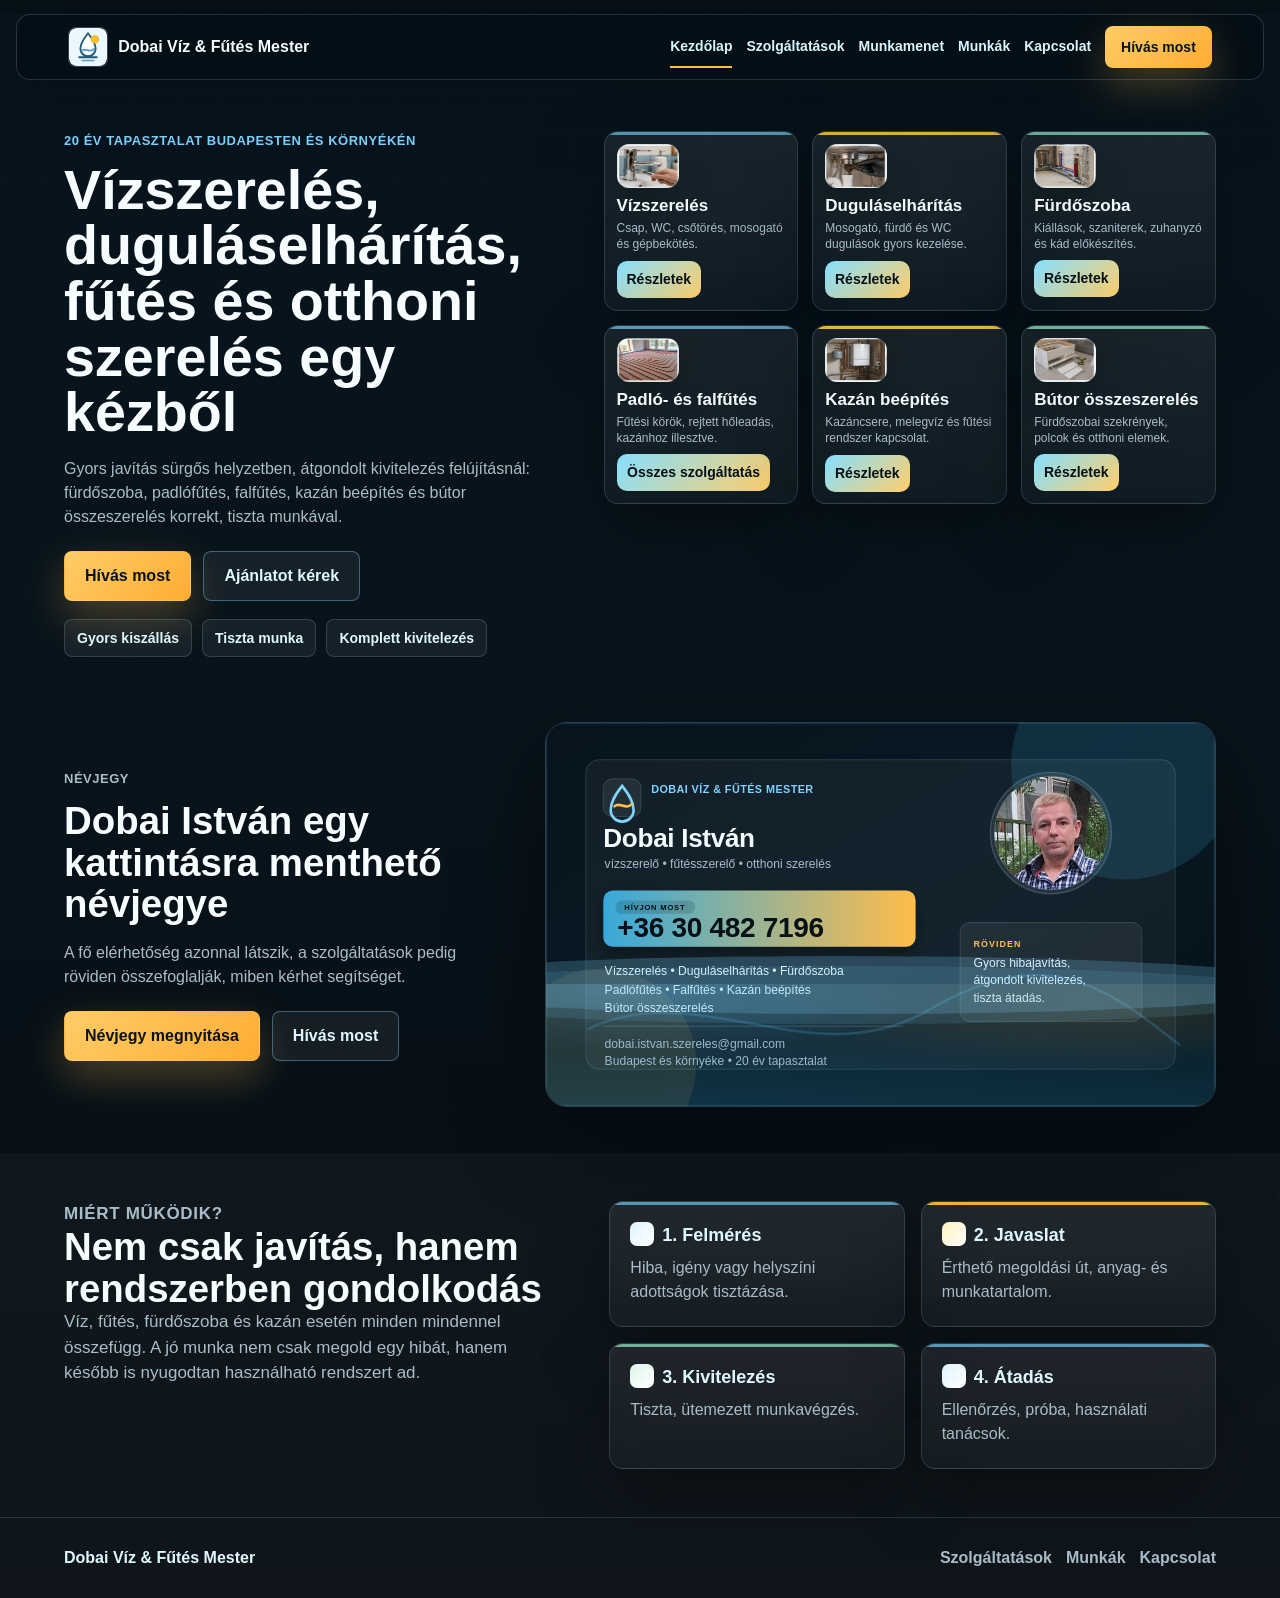
<file: index.html>
<!doctype html>
<html lang="hu">
<head>
  <meta charset="utf-8">
  <meta name="viewport" content="width=device-width, initial-scale=1">
  <title>Dobai Víz & Fűtés Mester - vízszerelés és fűtés</title>
  <meta name="description" content="Vízszerelés, duguláselhárítás, fürdőszoba kivitelezés, padlófűtés, falfűtés, kazán beépítés és bútor összeszerelés.">
  <link rel="icon" type="image/svg+xml" href="assets/media/dobai-logo.svg"><link rel="apple-touch-icon" href="assets/media/dobai-logo.svg"><link rel="stylesheet" href="assets/css/styles.css">
</head>
<body>
  <header class="site-header">
    <a class="brand" href="nevjegy/index.html" aria-label="Víz és Fűtés Mester főoldal">
      <img class="brand-logo" src="assets/media/dobai-logo.svg" alt="Dobai logó"><span>Dobai Víz & Fűtés Mester</span>
    </a>
    <button class="menu-toggle" type="button" aria-expanded="false" aria-controls="site-menu">
      <span></span><span></span><span></span><span class="sr-only">Menü</span>
    </button>
    <nav id="site-menu" class="site-nav" aria-label="Főmenü">
      <a href="index.html" aria-current="page">Kezdőlap</a>
      <a href="szolgaltatasok.html">Szolgáltatások</a>
      <a href="munkamenet.html">Munkamenet</a>
      <a href="munkak.html">Munkák</a>
      <a href="kapcsolat.html">Kapcsolat</a>
      <a class="nav-call" href="tel:+36000000000">Hívás most</a>
    </nav>
  </header>

  <main>
    <section class="hero">
      <div>
        <p class="eyebrow">20 év tapasztalat Budapesten és környékén</p>
        <h1>Vízszerelés, duguláselhárítás, fűtés és otthoni szerelés egy kézből</h1>
        <p class="lead">Gyors javítás sürgős helyzetben, átgondolt kivitelezés felújításnál: fürdőszoba, padlófűtés, falfűtés, kazán beépítés és bútor összeszerelés korrekt, tiszta munkával.</p>
        <div class="hero-actions">
          <a class="btn btn-primary" href="tel:+36000000000">Hívás most</a>
          <a class="btn btn-secondary" href="kapcsolat.html">Ajánlatot kérek</a>
        </div>
        <div class="trust-row" aria-label="Bizalmi elemek">
          <span>Gyors kiszállás</span>
          <span>Tiszta munka</span>
          <span>Komplett kivitelezés</span>
        </div>
      </div>
      <div class="home-service-panel" aria-label="Kiemelt szolgáltatások">
        <article class="service-card">
          <div class="service-icon">V</div>
          <h3>Vízszerelés</h3>
          <p>Csap, WC, csőtörés, mosogató és gépbekötés.</p>
          <a class="text-link" href="vizszereles.html">Részletek</a>
        </article>
        <article class="service-card">
          <div class="service-icon">D</div>
          <h3>Duguláselhárítás</h3>
          <p>Mosogató, fürdő és WC dugulások gyors kezelése.</p>
          <a class="text-link" href="dugulaselharitas.html">Részletek</a>
        </article>
        <article class="service-card">
          <div class="service-icon">F</div>
          <h3>Fürdőszoba</h3>
          <p>Kiállások, szaniterek, zuhanyzó és kád előkészítés.</p>
          <a class="text-link" href="furdoszoba.html">Részletek</a>
        </article>
        <article class="service-card">
          <div class="service-icon">P</div>
          <h3>Padló- és falfűtés</h3>
          <p>Fűtési körök, rejtett hőleadás, kazánhoz illesztve.</p>
          <a class="text-link" href="szolgaltatasok.html">Összes szolgáltatás</a>
        </article>
        <article class="service-card">
          <div class="service-icon">K</div>
          <h3>Kazán beépítés</h3>
          <p>Kazáncsere, melegvíz és fűtési rendszer kapcsolat.</p>
          <a class="text-link" href="kazan-beepites.html">Részletek</a>
        </article>
        <article class="service-card">
          <div class="service-icon">B</div>
          <h3>Bútor összeszerelés</h3>
          <p>Fürdőszobai szekrények, polcok és otthoni elemek.</p>
          <a class="text-link" href="butor-osszeszereles.html">Részletek</a>
        </article>
      </div>
    </section>

    <section class="section business-card-showcase" aria-label="Dobai István névjegykártya">
      <div>
        <p class="eyebrow">Névjegy</p>
        <h2>Dobai István egy kattintásra menthető névjegye</h2>
        <p>A fő elérhetőség azonnal látszik, a szolgáltatások pedig röviden összefoglalják, miben kérhet segítséget.</p>
        <div class="hero-actions">
          <a class="btn btn-primary" href="nevjegy/index.html">Névjegy megnyitása</a>
          <a class="btn btn-secondary" href="tel:+36000000000">Hívás most</a>
        </div>
      </div>
      <a class="business-card-preview" href="nevjegy/index.html" aria-label="Dobai István névjegykártya megnyitása">
        <img src="nevjegy/dobai-istvan-nevjegy.svg" alt="Dobai István névjegykártya">
        <span class="water-wave" aria-hidden="true"></span>
      </a>
    </section>

    <section class="section section-soft split">
      <div>
        <p class="eyebrow">Miért működik?</p>
        <h2>Nem csak javítás, hanem rendszerben gondolkodás</h2>
        <p>Víz, fűtés, fürdőszoba és kazán esetén minden mindennel összefügg. A jó munka nem csak megold egy hibát, hanem később is nyugodtan használható rendszert ad.</p>
      </div>
      <div class="steps">
        <div><strong>1. Felmérés</strong><span>Hiba, igény vagy helyszíni adottságok tisztázása.</span></div>
        <div><strong>2. Javaslat</strong><span>Érthető megoldási út, anyag- és munkatartalom.</span></div>
        <div><strong>3. Kivitelezés</strong><span>Tiszta, ütemezett munkavégzés.</span></div>
        <div><strong>4. Átadás</strong><span>Ellenőrzés, próba, használati tanácsok.</span></div>
      </div>
    </section>
  </main>

  <footer class="site-footer">
    <div>Dobai Víz & Fűtés Mester</div>
    <div class="footer-links">
      <a href="szolgaltatasok.html">Szolgáltatások</a>
      <a href="munkak.html">Munkák</a>
      <a href="kapcsolat.html">Kapcsolat</a>
    </div>
  </footer>
  <div class="mobile-bar"><a href="tel:+36000000000">Hívás</a><a href="kapcsolat.html">Ajánlat</a></div>
  <script src="assets/js/script.js"></script>
</body>
</html>
</file>
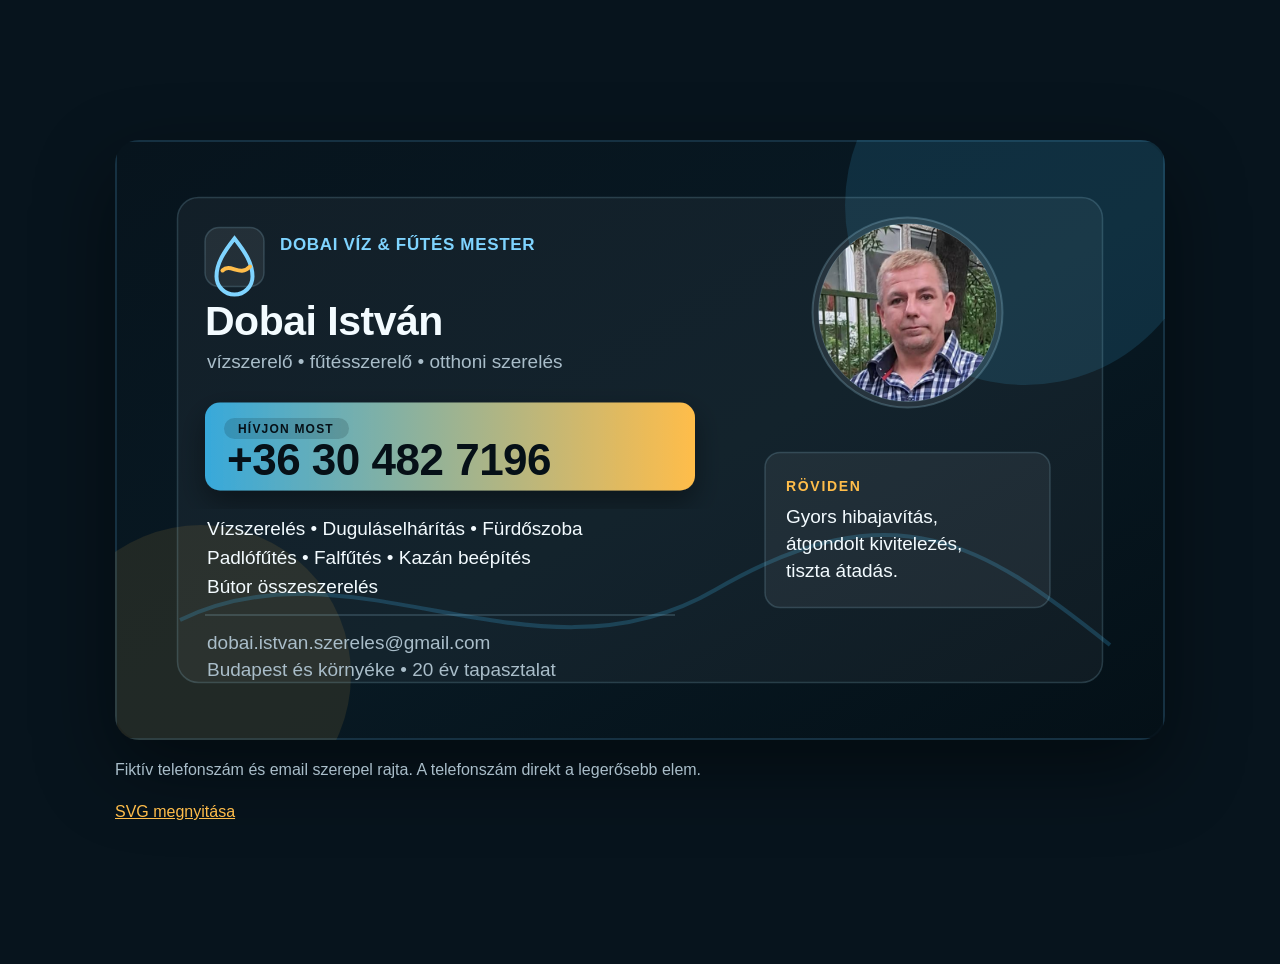
<file: nevjegy/index.html>
<!doctype html>
<html lang="hu">
<head>
  <meta charset="utf-8">
  <meta name="viewport" content="width=device-width, initial-scale=1">
  <title>Dobai István névjegykártya</title>
  <style>
    body {
      margin: 0;
      min-height: 100vh;
      display: grid;
      place-items: center;
      background: #07141d;
      font-family: Arial, Helvetica, sans-serif;
      color: #f3fbff;
      padding: 32px;
    }
    .wrap {
      width: min(1050px, 100%);
    }
    img {
      width: 100%;
      display: block;
      border-radius: 24px;
      box-shadow: 0 30px 80px rgba(0,0,0,.45);
    }
    p {
      color: #a9bdc9;
      margin: 18px 0 0;
      line-height: 1.5;
    }
    a {
      color: #ffbd4a;
    }
  </style>
</head>
<body>
  <main class="wrap">
    <img src="dobai-istvan-nevjegy.svg" alt="Dobai István névjegykártya terv">
    <p>Fiktív telefonszám és email szerepel rajta. A telefonszám direkt a legerősebb elem.</p>
    <p><a href="dobai-istvan-nevjegy.svg">SVG megnyitása</a></p>
  </main>
</body>
</html>
</file>
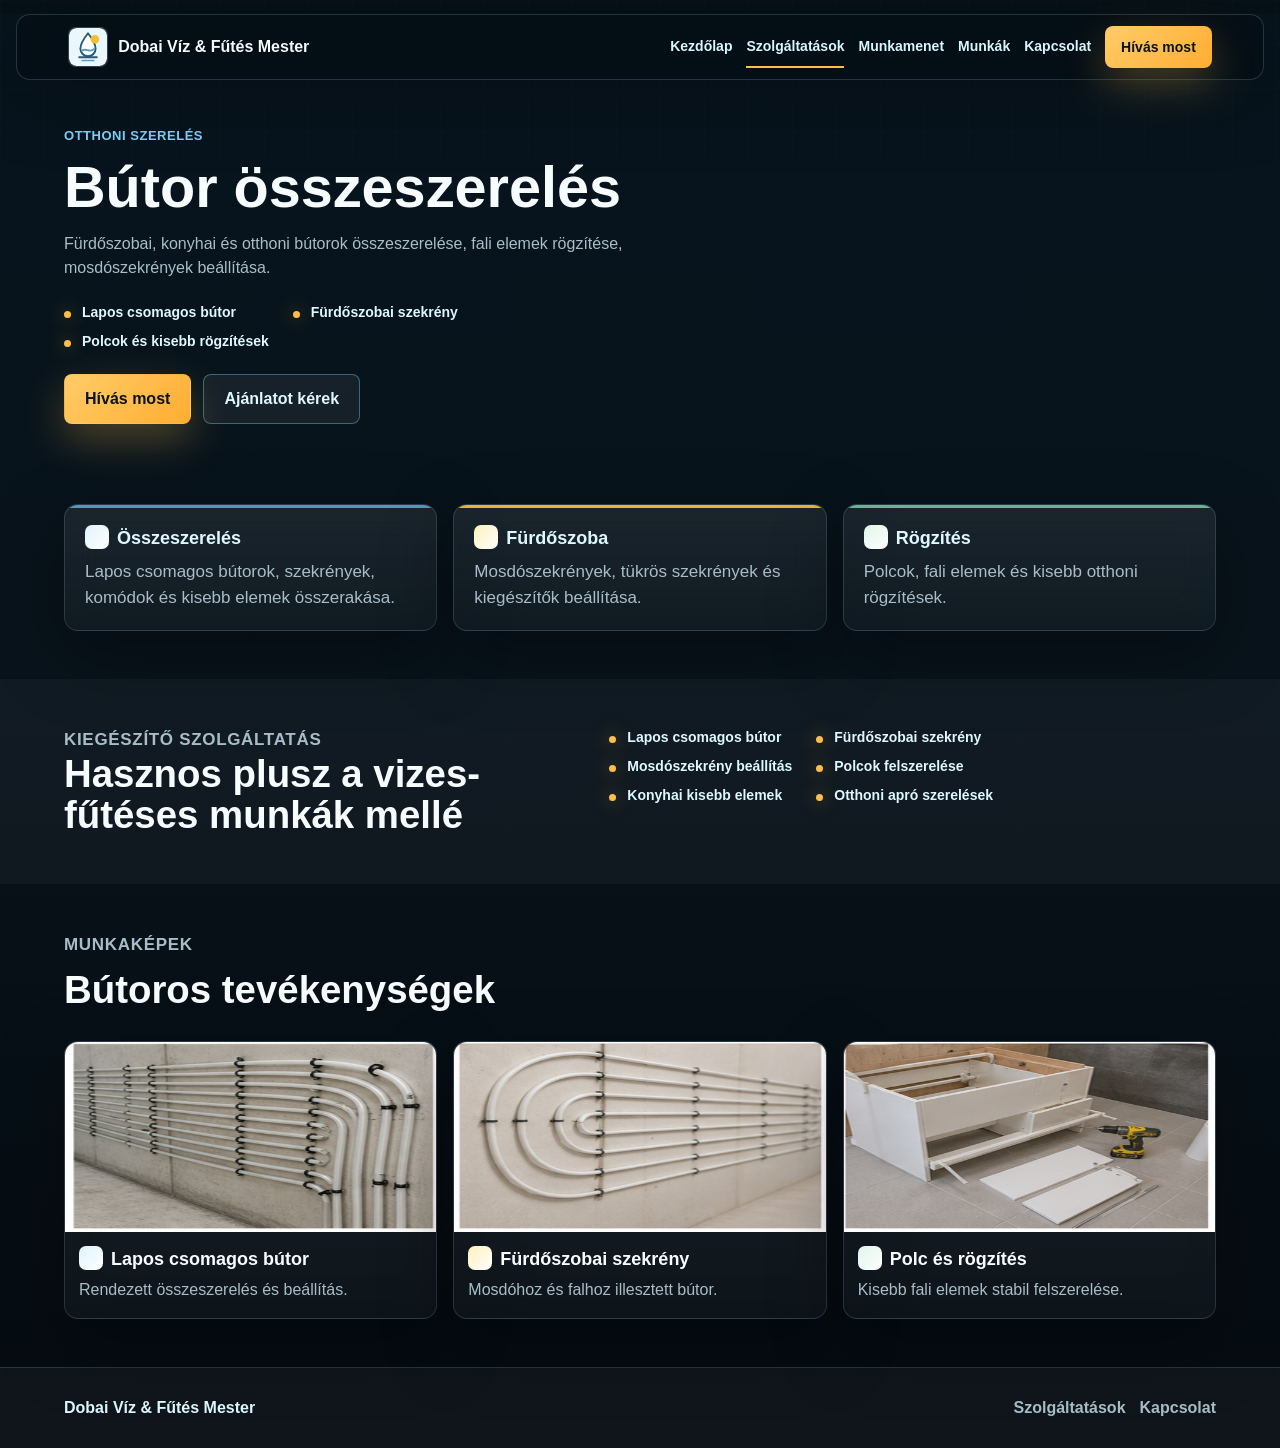
<file: butor-osszeszereles.html>
<!doctype html>
<html lang="hu">
<head><meta charset="utf-8"><meta name="viewport" content="width=device-width, initial-scale=1"><title>Bútor összeszerelés - Dobai Víz & Fűtés Mester</title><meta name="description" content="Bútor összeszerelés: lapos csomagos bútor, fürdőszobai szekrény, polc, kisebb rögzítés."><link rel="icon" type="image/svg+xml" href="assets/media/dobai-logo.svg"><link rel="apple-touch-icon" href="assets/media/dobai-logo.svg"><link rel="stylesheet" href="assets/css/styles.css"></head>
<body>
  <header class="site-header"><a class="brand" href="nevjegy/index.html"><img class="brand-logo" src="assets/media/dobai-logo.svg" alt="Dobai logó"><span>Dobai Víz & Fűtés Mester</span></a><button class="menu-toggle" type="button" aria-expanded="false" aria-controls="site-menu"><span></span><span></span><span></span><span class="sr-only">Menü</span></button><nav id="site-menu" class="site-nav"><a href="index.html">Kezdőlap</a><a href="szolgaltatasok.html" aria-current="page">Szolgáltatások</a><a href="munkamenet.html">Munkamenet</a><a href="munkak.html">Munkák</a><a href="kapcsolat.html">Kapcsolat</a><a class="nav-call" href="tel:+36000000000">Hívás most</a></nav></header>
  <main>
    <section class="page-hero"><div><p class="eyebrow">Otthoni szerelés</p><h1>Bútor összeszerelés</h1><p class="lead">Fürdőszobai, konyhai és otthoni bútorok összeszerelése, fali elemek rögzítése, mosdószekrények beállítása.</p><ul class="check-list detail-hero-list"><li>Lapos csomagos bútor</li><li>Fürdőszobai szekrény</li><li>Polcok és kisebb rögzítések</li></ul><div class="hero-actions"><a class="btn btn-primary" href="tel:+36000000000">Hívás most</a><a class="btn btn-secondary" href="kapcsolat.html">Ajánlatot kérek</a></div></div><div class="media-card"><img src="assets/media/service-visual.svg" alt="Bútor összeszerelés illusztráció"></div></section>
    <section class="section"><div class="detail-grid"><article class="detail-card"><strong>Összeszerelés</strong><p>Lapos csomagos bútorok, szekrények, komódok és kisebb elemek összerakása.</p></article><article class="detail-card"><strong>Fürdőszoba</strong><p>Mosdószekrények, tükrös szekrények és kiegészítők beállítása.</p></article><article class="detail-card"><strong>Rögzítés</strong><p>Polcok, fali elemek és kisebb otthoni rögzítések.</p></article></div></section>
    <section class="section section-soft split"><div><p class="eyebrow">Kiegészítő szolgáltatás</p><h2>Hasznos plusz a vizes-fűtéses munkák mellé</h2></div><ul class="check-list"><li>Lapos csomagos bútor</li><li>Fürdőszobai szekrény</li><li>Mosdószekrény beállítás</li><li>Polcok felszerelése</li><li>Konyhai kisebb elemek</li><li>Otthoni apró szerelések</li></ul></section>
    <section class="section"><div class="section-head"><p class="eyebrow">Munkaképek</p><h2>Bútoros tevékenységek</h2></div><div class="sample-gallery"><article class="sample-card"><div class="sample-visual real-photo photo-13"></div><h3>Lapos csomagos bútor</h3><p>Rendezett összeszerelés és beállítás.</p></article><article class="sample-card"><div class="sample-visual real-photo photo-14"></div><h3>Fürdőszobai szekrény</h3><p>Mosdóhoz és falhoz illesztett bútor.</p></article><article class="sample-card"><div class="sample-visual real-photo photo-16"></div><h3>Polc és rögzítés</h3><p>Kisebb fali elemek stabil felszerelése.</p></article></div></section>
  </main>
  <footer class="site-footer"><div>Dobai Víz & Fűtés Mester</div><div class="footer-links"><a href="szolgaltatasok.html">Szolgáltatások</a><a href="kapcsolat.html">Kapcsolat</a></div></footer><div class="mobile-bar"><a href="tel:+36000000000">Hívás</a><a href="kapcsolat.html">Ajánlat</a></div><script src="assets/js/script.js"></script>
</body>
</html>
</file>
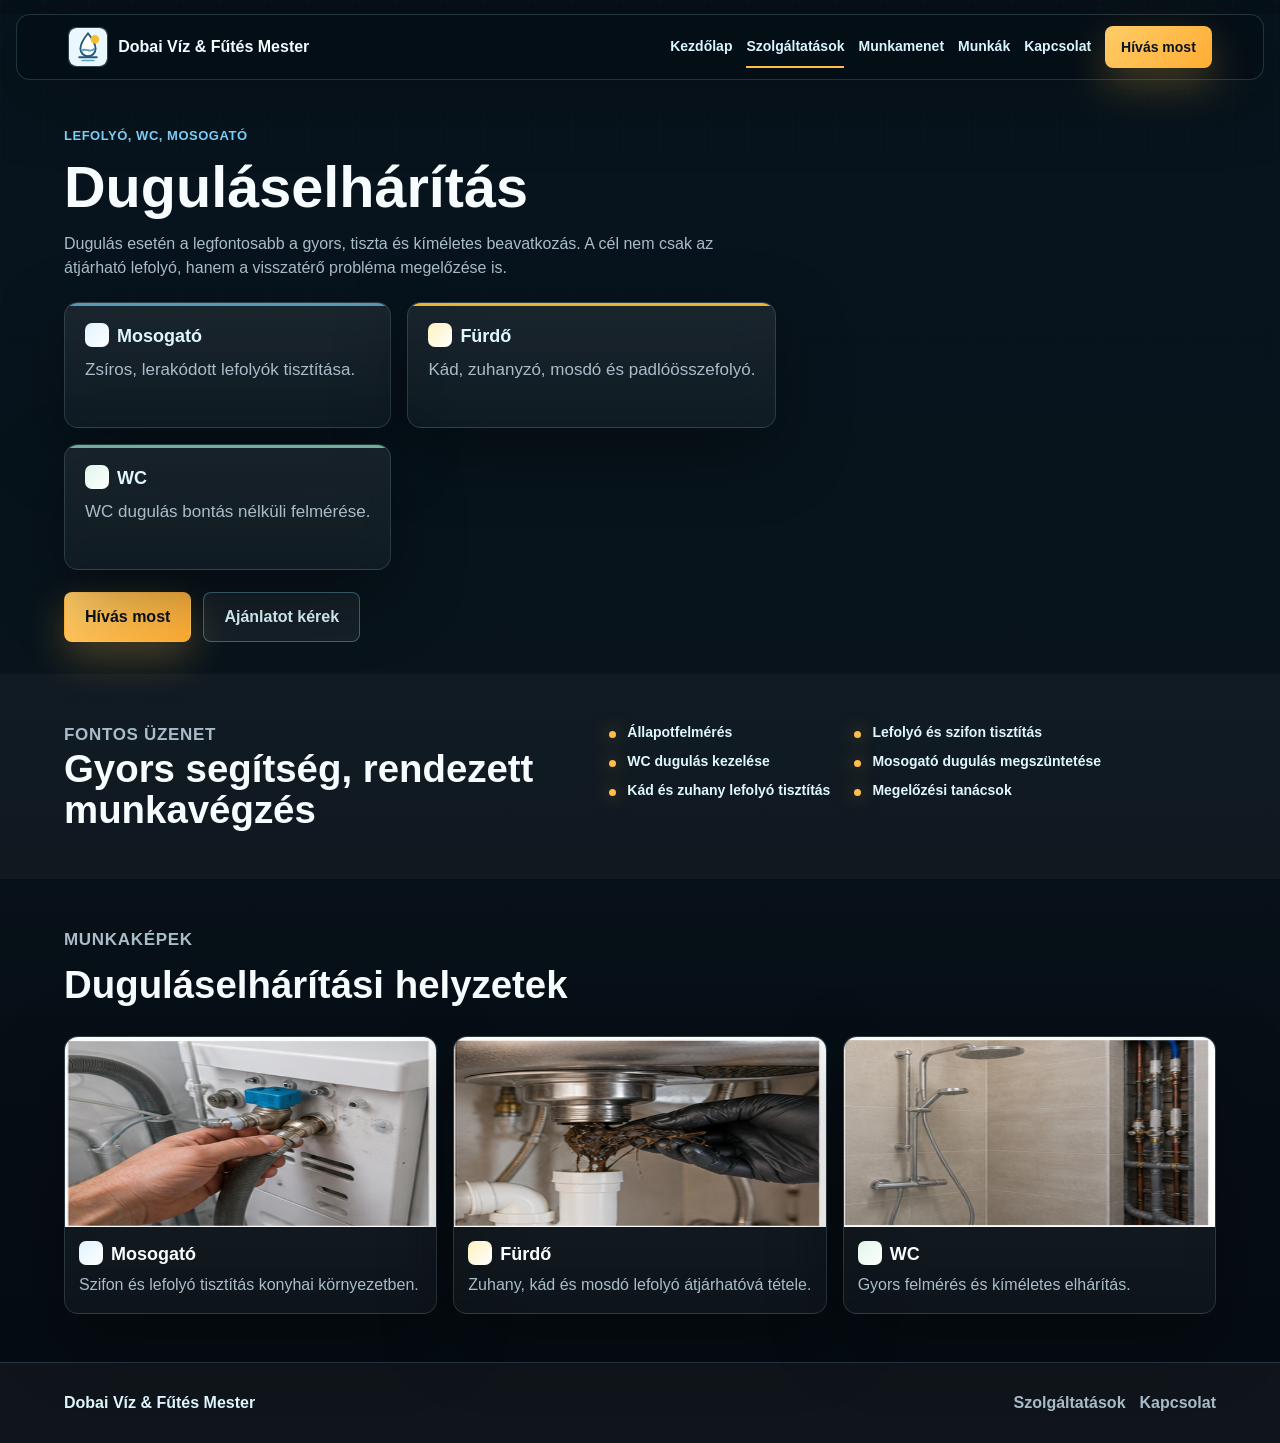
<file: dugulaselharitas.html>
<!doctype html>
<html lang="hu">
<head><meta charset="utf-8"><meta name="viewport" content="width=device-width, initial-scale=1"><title>Duguláselhárítás - Dobai Víz & Fűtés Mester</title><meta name="description" content="Duguláselhárítás mosogató, kád, zuhany, WC és padlóösszefolyó esetén."><link rel="icon" type="image/svg+xml" href="assets/media/dobai-logo.svg"><link rel="apple-touch-icon" href="assets/media/dobai-logo.svg"><link rel="stylesheet" href="assets/css/styles.css"></head>
<body>
  <header class="site-header"><a class="brand" href="nevjegy/index.html"><img class="brand-logo" src="assets/media/dobai-logo.svg" alt="Dobai logó"><span>Dobai Víz & Fűtés Mester</span></a><button class="menu-toggle" type="button" aria-expanded="false" aria-controls="site-menu"><span></span><span></span><span></span><span class="sr-only">Menü</span></button><nav id="site-menu" class="site-nav"><a href="index.html">Kezdőlap</a><a href="szolgaltatasok.html" aria-current="page">Szolgáltatások</a><a href="munkamenet.html">Munkamenet</a><a href="munkak.html">Munkák</a><a href="kapcsolat.html">Kapcsolat</a><a class="nav-call" href="tel:+36000000000">Hívás most</a></nav></header>
  <main>
    <section class="page-hero"><div><p class="eyebrow">Lefolyó, WC, mosogató</p><h1>Duguláselhárítás</h1><p class="lead">Dugulás esetén a legfontosabb a gyors, tiszta és kíméletes beavatkozás. A cél nem csak az átjárható lefolyó, hanem a visszatérő probléma megelőzése is.</p><div class="detail-grid detail-hero-list"><article class="detail-card"><strong>Mosogató</strong><p>Zsíros, lerakódott lefolyók tisztítása.</p></article><article class="detail-card"><strong>Fürdő</strong><p>Kád, zuhanyzó, mosdó és padlóösszefolyó.</p></article><article class="detail-card"><strong>WC</strong><p>WC dugulás bontás nélküli felmérése.</p></article></div><div class="hero-actions"><a class="btn btn-primary" href="tel:+36000000000">Hívás most</a><a class="btn btn-secondary" href="kapcsolat.html">Ajánlatot kérek</a></div></div><div class="media-card"><img src="assets/media/service-visual.svg" alt="Duguláselhárítás illusztráció"></div></section>
    <section class="section section-soft split"><div><p class="eyebrow">Fontos üzenet</p><h2>Gyors segítség, rendezett munkavégzés</h2></div><ul class="check-list"><li>Állapotfelmérés</li><li>Lefolyó és szifon tisztítás</li><li>WC dugulás kezelése</li><li>Mosogató dugulás megszüntetése</li><li>Kád és zuhany lefolyó tisztítás</li><li>Megelőzési tanácsok</li></ul></section>
    <section class="section"><div class="section-head"><p class="eyebrow">Munkaképek</p><h2>Duguláselhárítási helyzetek</h2></div><div class="sample-gallery"><article class="sample-card"><div class="sample-visual real-photo photo-3"></div><h3>Mosogató</h3><p>Szifon és lefolyó tisztítás konyhai környezetben.</p></article><article class="sample-card"><div class="sample-visual real-photo photo-4"></div><h3>Fürdő</h3><p>Zuhany, kád és mosdó lefolyó átjárhatóvá tétele.</p></article><article class="sample-card"><div class="sample-visual real-photo photo-8"></div><h3>WC</h3><p>Gyors felmérés és kíméletes elhárítás.</p></article></div></section>
  </main>
  <footer class="site-footer"><div>Dobai Víz & Fűtés Mester</div><div class="footer-links"><a href="szolgaltatasok.html">Szolgáltatások</a><a href="kapcsolat.html">Kapcsolat</a></div></footer><div class="mobile-bar"><a href="tel:+36000000000">Hívás</a><a href="kapcsolat.html">Ajánlat</a></div><script src="assets/js/script.js"></script>
</body>
</html>
</file>
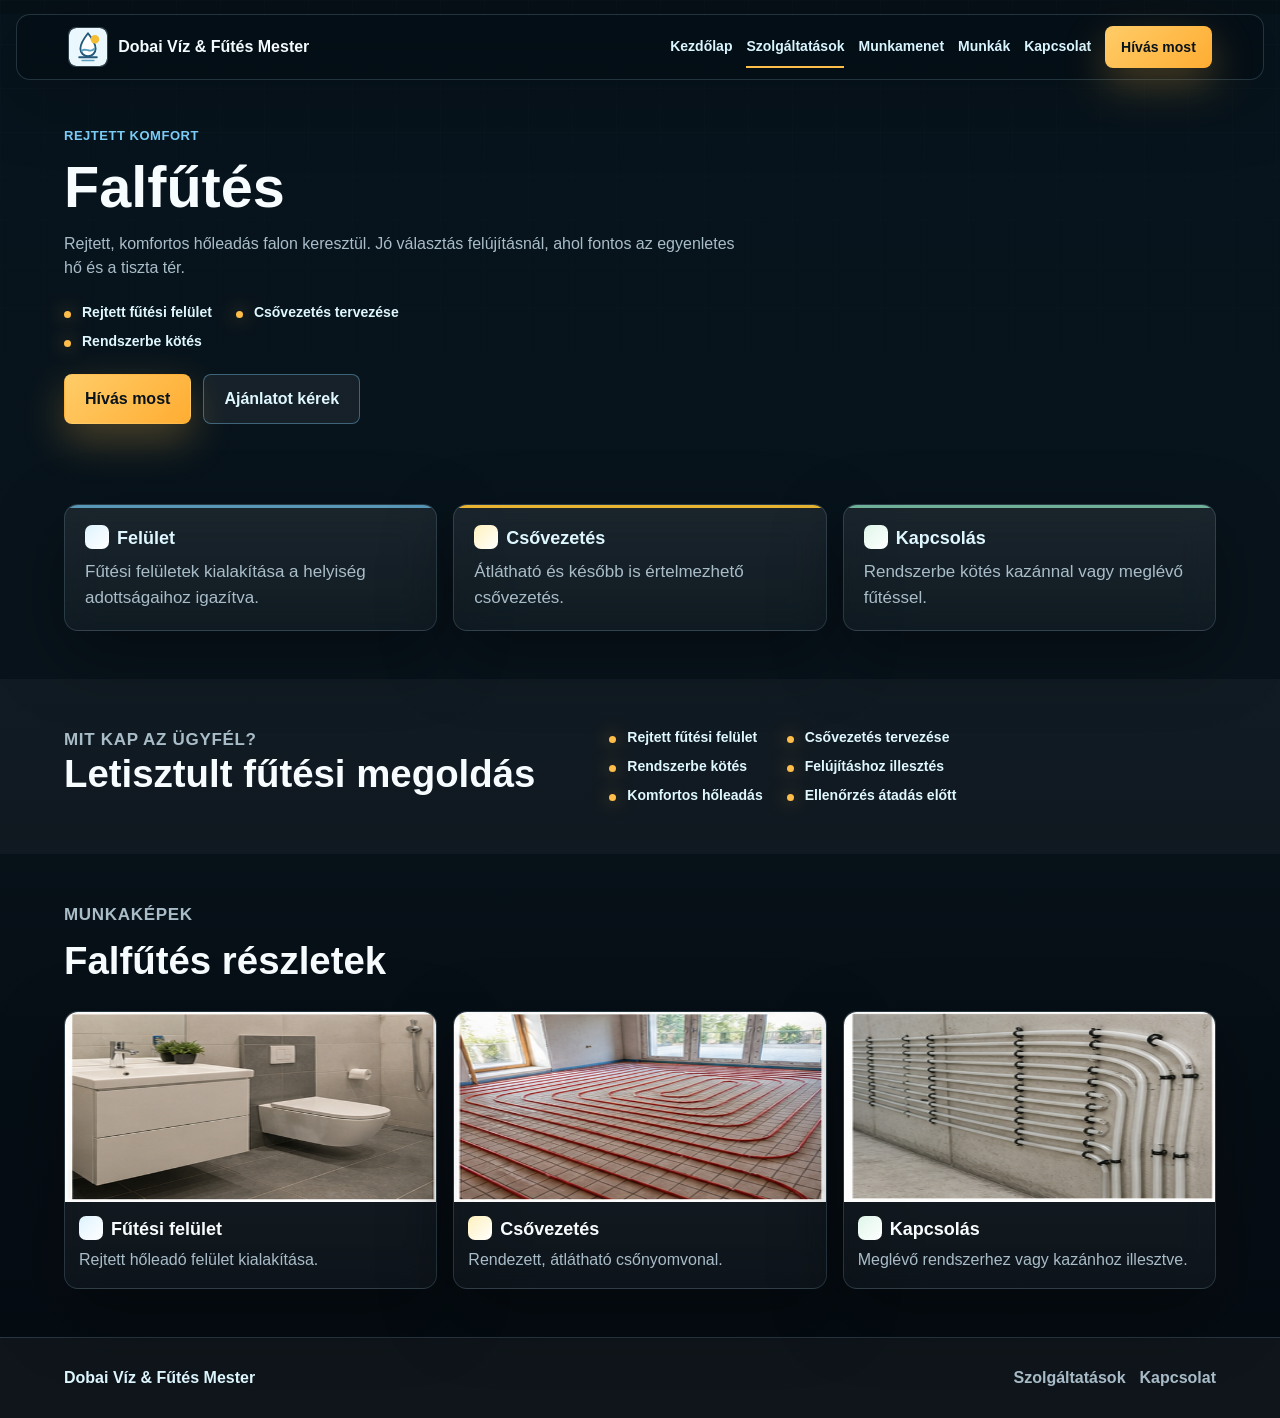
<file: falfutes.html>
<!doctype html>
<html lang="hu">
<head><meta charset="utf-8"><meta name="viewport" content="width=device-width, initial-scale=1"><title>Falfűtés - Dobai Víz & Fűtés Mester</title><meta name="description" content="Falfűtés kivitelezés rejtett fűtési felületekkel és rendszerbe kötött csővezetéssel."><link rel="icon" type="image/svg+xml" href="assets/media/dobai-logo.svg"><link rel="apple-touch-icon" href="assets/media/dobai-logo.svg"><link rel="stylesheet" href="assets/css/styles.css"></head>
<body>
  <header class="site-header"><a class="brand" href="nevjegy/index.html"><img class="brand-logo" src="assets/media/dobai-logo.svg" alt="Dobai logó"><span>Dobai Víz & Fűtés Mester</span></a><button class="menu-toggle" type="button" aria-expanded="false" aria-controls="site-menu"><span></span><span></span><span></span><span class="sr-only">Menü</span></button><nav id="site-menu" class="site-nav"><a href="index.html">Kezdőlap</a><a href="szolgaltatasok.html" aria-current="page">Szolgáltatások</a><a href="munkamenet.html">Munkamenet</a><a href="munkak.html">Munkák</a><a href="kapcsolat.html">Kapcsolat</a><a class="nav-call" href="tel:+36000000000">Hívás most</a></nav></header>
  <main>
    <section class="page-hero"><div><p class="eyebrow">Rejtett komfort</p><h1>Falfűtés</h1><p class="lead">Rejtett, komfortos hőleadás falon keresztül. Jó választás felújításnál, ahol fontos az egyenletes hő és a tiszta tér.</p><ul class="check-list detail-hero-list"><li>Rejtett fűtési felület</li><li>Csővezetés tervezése</li><li>Rendszerbe kötés</li></ul><div class="hero-actions"><a class="btn btn-primary" href="tel:+36000000000">Hívás most</a><a class="btn btn-secondary" href="kapcsolat.html">Ajánlatot kérek</a></div></div><div class="media-card"><img src="assets/media/service-visual.svg" alt="Falfűtés illusztráció"></div></section>
    <section class="section"><div class="detail-grid"><article class="detail-card"><strong>Felület</strong><p>Fűtési felületek kialakítása a helyiség adottságaihoz igazítva.</p></article><article class="detail-card"><strong>Csővezetés</strong><p>Átlátható és később is értelmezhető csővezetés.</p></article><article class="detail-card"><strong>Kapcsolás</strong><p>Rendszerbe kötés kazánnal vagy meglévő fűtéssel.</p></article></div></section>
    <section class="section section-soft split"><div><p class="eyebrow">Mit kap az ügyfél?</p><h2>Letisztult fűtési megoldás</h2></div><ul class="check-list"><li>Rejtett fűtési felület</li><li>Csővezetés tervezése</li><li>Rendszerbe kötés</li><li>Felújításhoz illesztés</li><li>Komfortos hőleadás</li><li>Ellenőrzés átadás előtt</li></ul></section>
    <section class="section"><div class="section-head"><p class="eyebrow">Munkaképek</p><h2>Falfűtés részletek</h2></div><div class="sample-gallery"><article class="sample-card"><div class="sample-visual real-photo photo-9"></div><h3>Fűtési felület</h3><p>Rejtett hőleadó felület kialakítása.</p></article><article class="sample-card"><div class="sample-visual real-photo photo-10"></div><h3>Csővezetés</h3><p>Rendezett, átlátható csőnyomvonal.</p></article><article class="sample-card"><div class="sample-visual real-photo photo-17"></div><h3>Kapcsolás</h3><p>Meglévő rendszerhez vagy kazánhoz illesztve.</p></article></div></section>
  </main>
  <footer class="site-footer"><div>Dobai Víz & Fűtés Mester</div><div class="footer-links"><a href="szolgaltatasok.html">Szolgáltatások</a><a href="kapcsolat.html">Kapcsolat</a></div></footer><div class="mobile-bar"><a href="tel:+36000000000">Hívás</a><a href="kapcsolat.html">Ajánlat</a></div><script src="assets/js/script.js"></script>
</body>
</html>
</file>
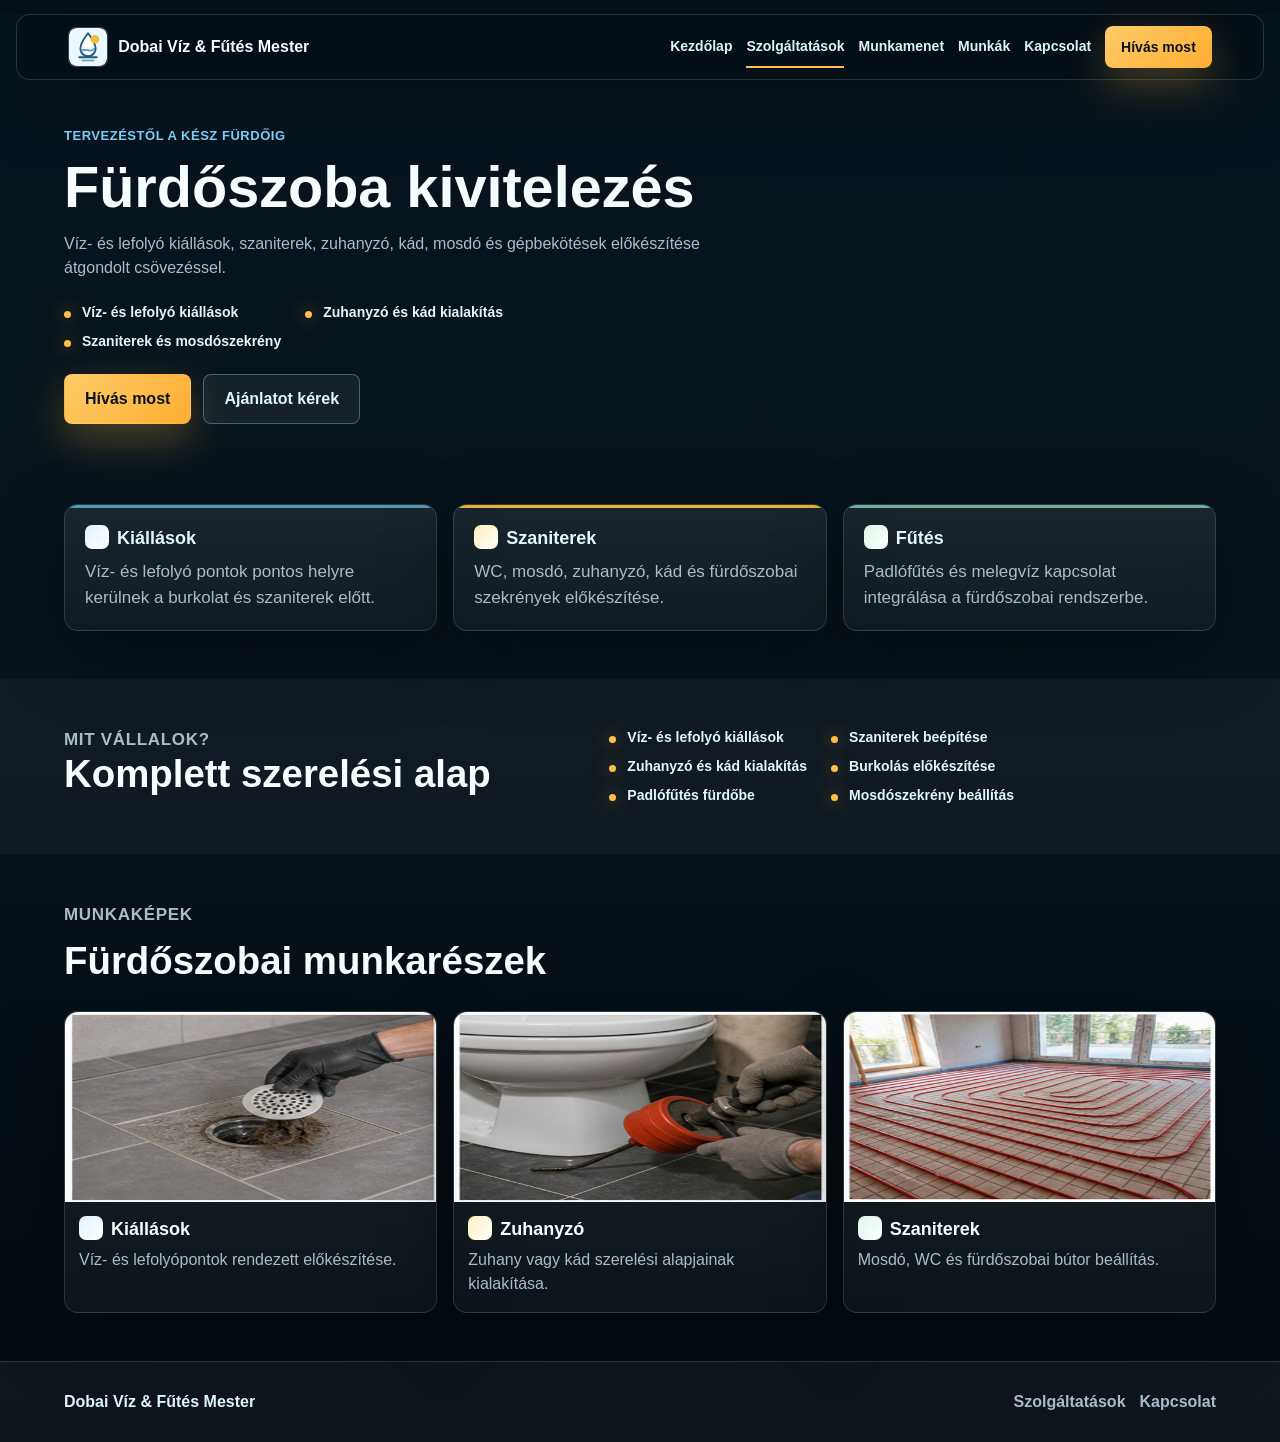
<file: furdoszoba.html>
<!doctype html>
<html lang="hu">
<head><meta charset="utf-8"><meta name="viewport" content="width=device-width, initial-scale=1"><title>Fürdőszoba kivitelezés - Dobai Víz & Fűtés Mester</title><meta name="description" content="Fürdőszoba kivitelezés víz- és lefolyó kiállásokkal, szaniterekkel, zuhanyzóval és káddal."><link rel="icon" type="image/svg+xml" href="assets/media/dobai-logo.svg"><link rel="apple-touch-icon" href="assets/media/dobai-logo.svg"><link rel="stylesheet" href="assets/css/styles.css"></head>
<body>
  <header class="site-header"><a class="brand" href="nevjegy/index.html"><img class="brand-logo" src="assets/media/dobai-logo.svg" alt="Dobai logó"><span>Dobai Víz & Fűtés Mester</span></a><button class="menu-toggle" type="button" aria-expanded="false" aria-controls="site-menu"><span></span><span></span><span></span><span class="sr-only">Menü</span></button><nav id="site-menu" class="site-nav"><a href="index.html">Kezdőlap</a><a href="szolgaltatasok.html" aria-current="page">Szolgáltatások</a><a href="munkamenet.html">Munkamenet</a><a href="munkak.html">Munkák</a><a href="kapcsolat.html">Kapcsolat</a><a class="nav-call" href="tel:+36000000000">Hívás most</a></nav></header>
  <main>
    <section class="page-hero"><div><p class="eyebrow">Tervezéstől a kész fürdőig</p><h1>Fürdőszoba kivitelezés</h1><p class="lead">Víz- és lefolyó kiállások, szaniterek, zuhanyzó, kád, mosdó és gépbekötések előkészítése átgondolt csövezéssel.</p><ul class="check-list detail-hero-list"><li>Víz- és lefolyó kiállások</li><li>Zuhanyzó és kád kialakítás</li><li>Szaniterek és mosdószekrény</li></ul><div class="hero-actions"><a class="btn btn-primary" href="tel:+36000000000">Hívás most</a><a class="btn btn-secondary" href="kapcsolat.html">Ajánlatot kérek</a></div></div><div class="media-card"><img src="assets/media/service-visual.svg" alt="Fürdőszoba kivitelezés illusztráció"></div></section>
    <section class="section"><div class="detail-grid"><article class="detail-card"><strong>Kiállások</strong><p>Víz- és lefolyó pontok pontos helyre kerülnek a burkolat és szaniterek előtt.</p></article><article class="detail-card"><strong>Szaniterek</strong><p>WC, mosdó, zuhanyzó, kád és fürdőszobai szekrények előkészítése.</p></article><article class="detail-card"><strong>Fűtés</strong><p>Padlófűtés és melegvíz kapcsolat integrálása a fürdőszobai rendszerbe.</p></article></div></section>
    <section class="section section-soft split"><div><p class="eyebrow">Mit vállalok?</p><h2>Komplett szerelési alap</h2></div><ul class="check-list"><li>Víz- és lefolyó kiállások</li><li>Szaniterek beépítése</li><li>Zuhanyzó és kád kialakítás</li><li>Burkolás előkészítése</li><li>Padlófűtés fürdőbe</li><li>Mosdószekrény beállítás</li></ul></section>
    <section class="section"><div class="section-head"><p class="eyebrow">Munkaképek</p><h2>Fürdőszobai munkarészek</h2></div><div class="sample-gallery"><article class="sample-card"><div class="sample-visual real-photo photo-5"></div><h3>Kiállások</h3><p>Víz- és lefolyópontok rendezett előkészítése.</p></article><article class="sample-card"><div class="sample-visual real-photo photo-6"></div><h3>Zuhanyzó</h3><p>Zuhany vagy kád szerelési alapjainak kialakítása.</p></article><article class="sample-card"><div class="sample-visual real-photo photo-10"></div><h3>Szaniterek</h3><p>Mosdó, WC és fürdőszobai bútor beállítás.</p></article></div></section>
  </main>
  <footer class="site-footer"><div>Dobai Víz & Fűtés Mester</div><div class="footer-links"><a href="szolgaltatasok.html">Szolgáltatások</a><a href="kapcsolat.html">Kapcsolat</a></div></footer><div class="mobile-bar"><a href="tel:+36000000000">Hívás</a><a href="kapcsolat.html">Ajánlat</a></div><script src="assets/js/script.js"></script>
</body>
</html>
</file>
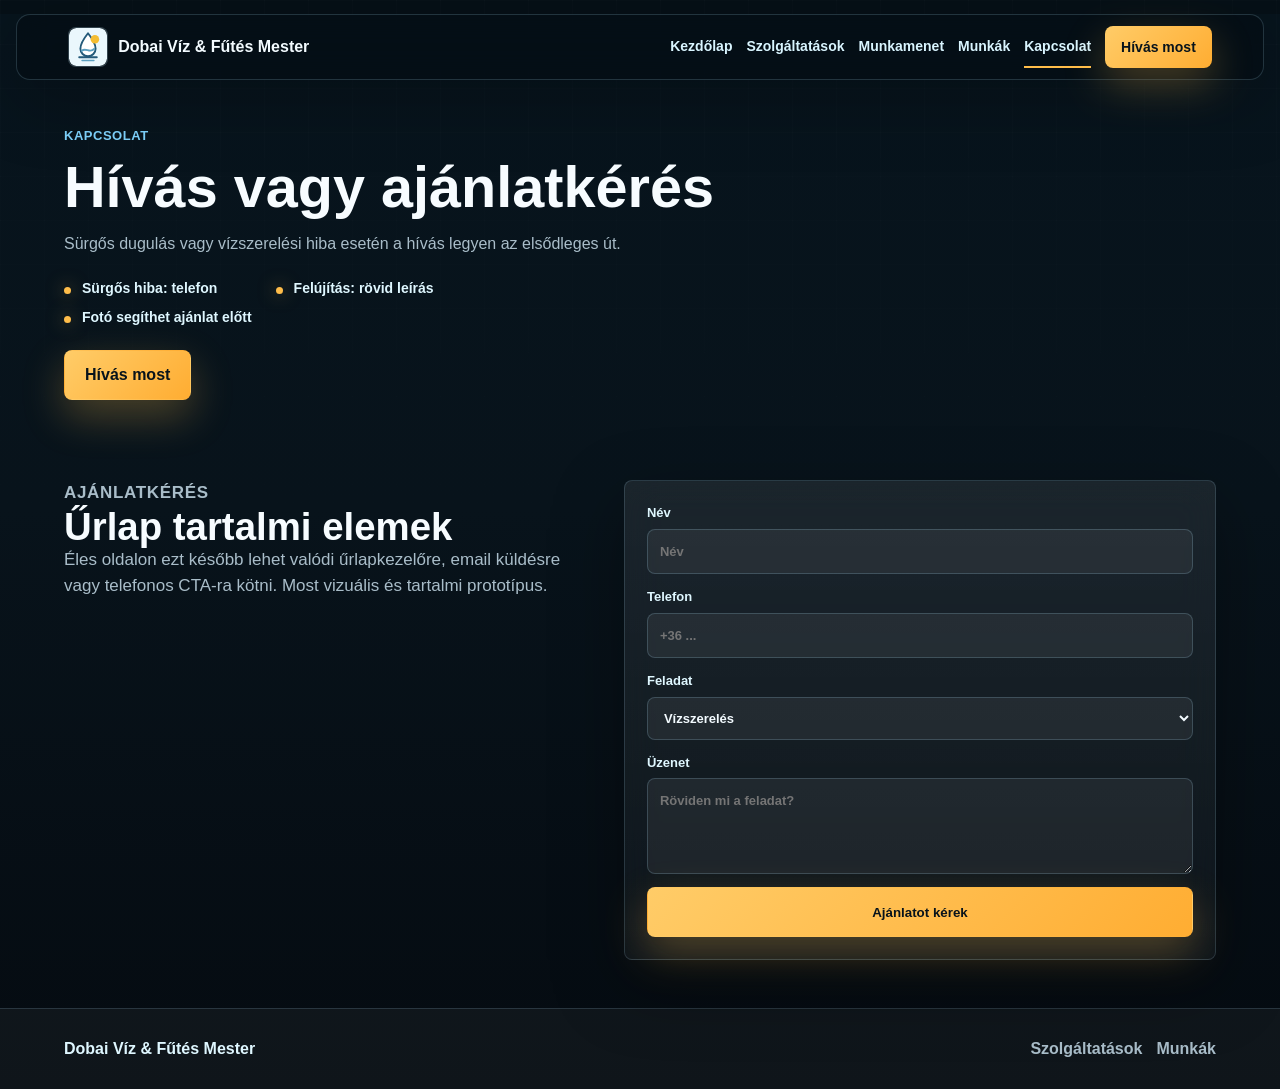
<file: kapcsolat.html>
<!doctype html>
<html lang="hu">
<head>
  <meta charset="utf-8">
  <meta name="viewport" content="width=device-width, initial-scale=1">
  <title>Kapcsolat - Dobai Víz & Fűtés Mester</title>
  <meta name="description" content="Kapcsolat és ajánlatkérés vízszereléshez, fűtéshez és bútor összeszereléshez.">
  <link rel="icon" type="image/svg+xml" href="assets/media/dobai-logo.svg"><link rel="apple-touch-icon" href="assets/media/dobai-logo.svg"><link rel="stylesheet" href="assets/css/styles.css">
</head>
<body>
  <header class="site-header">
    <a class="brand" href="nevjegy/index.html"><img class="brand-logo" src="assets/media/dobai-logo.svg" alt="Dobai logó"><span>Dobai Víz & Fűtés Mester</span></a>
    <button class="menu-toggle" type="button" aria-expanded="false" aria-controls="site-menu"><span></span><span></span><span></span><span class="sr-only">Menü</span></button>
    <nav id="site-menu" class="site-nav"><a href="index.html">Kezdőlap</a><a href="szolgaltatasok.html">Szolgáltatások</a><a href="munkamenet.html">Munkamenet</a><a href="munkak.html">Munkák</a><a href="kapcsolat.html" aria-current="page">Kapcsolat</a><a class="nav-call" href="tel:+36000000000">Hívás most</a></nav>
  </header>
  <main>
    <section class="page-hero">
      <div><p class="eyebrow">Kapcsolat</p><h1>Hívás vagy ajánlatkérés</h1><p class="lead">Sürgős dugulás vagy vízszerelési hiba esetén a hívás legyen az elsődleges út.</p><ul class="check-list detail-hero-list"><li>Sürgős hiba: telefon</li><li>Felújítás: rövid leírás</li><li>Fotó segíthet ajánlat előtt</li></ul><div class="hero-actions"><a class="btn btn-primary" href="tel:+36000000000">Hívás most</a></div></div>
      <div class="media-card"><img src="assets/media/service-visual.svg" alt="Kapcsolat illusztráció"></div>
    </section>
    <section class="section contact">
      <div>
        <p class="eyebrow">Ajánlatkérés</p>
        <h2>Űrlap tartalmi elemek</h2>
        <p>Éles oldalon ezt később lehet valódi űrlapkezelőre, email küldésre vagy telefonos CTA-ra kötni. Most vizuális és tartalmi prototípus.</p>
      </div>
      <form class="contact-form">
        <label>Név<input type="text" placeholder="Név"></label>
        <label>Telefon<input type="tel" placeholder="+36 ..."></label>
        <label>Feladat<select><option>Vízszerelés</option><option>Duguláselhárítás</option><option>Fürdőszoba</option><option>Padlófűtés</option><option>Falfűtés</option><option>Kazán beépítés</option><option>Bútor összeszerelés</option></select></label>
        <label>Üzenet<textarea placeholder="Röviden mi a feladat?"></textarea></label>
        <button class="btn btn-primary" type="button">Ajánlatot kérek</button>
      </form>
    </section>
  </main>
  <footer class="site-footer"><div>Dobai Víz & Fűtés Mester</div><div class="footer-links"><a href="szolgaltatasok.html">Szolgáltatások</a><a href="munkak.html">Munkák</a></div></footer>
  <div class="mobile-bar"><a href="tel:+36000000000">Hívás</a><a href="kapcsolat.html">Ajánlat</a></div>
  <script src="assets/js/script.js"></script>
</body>
</html>
</file>
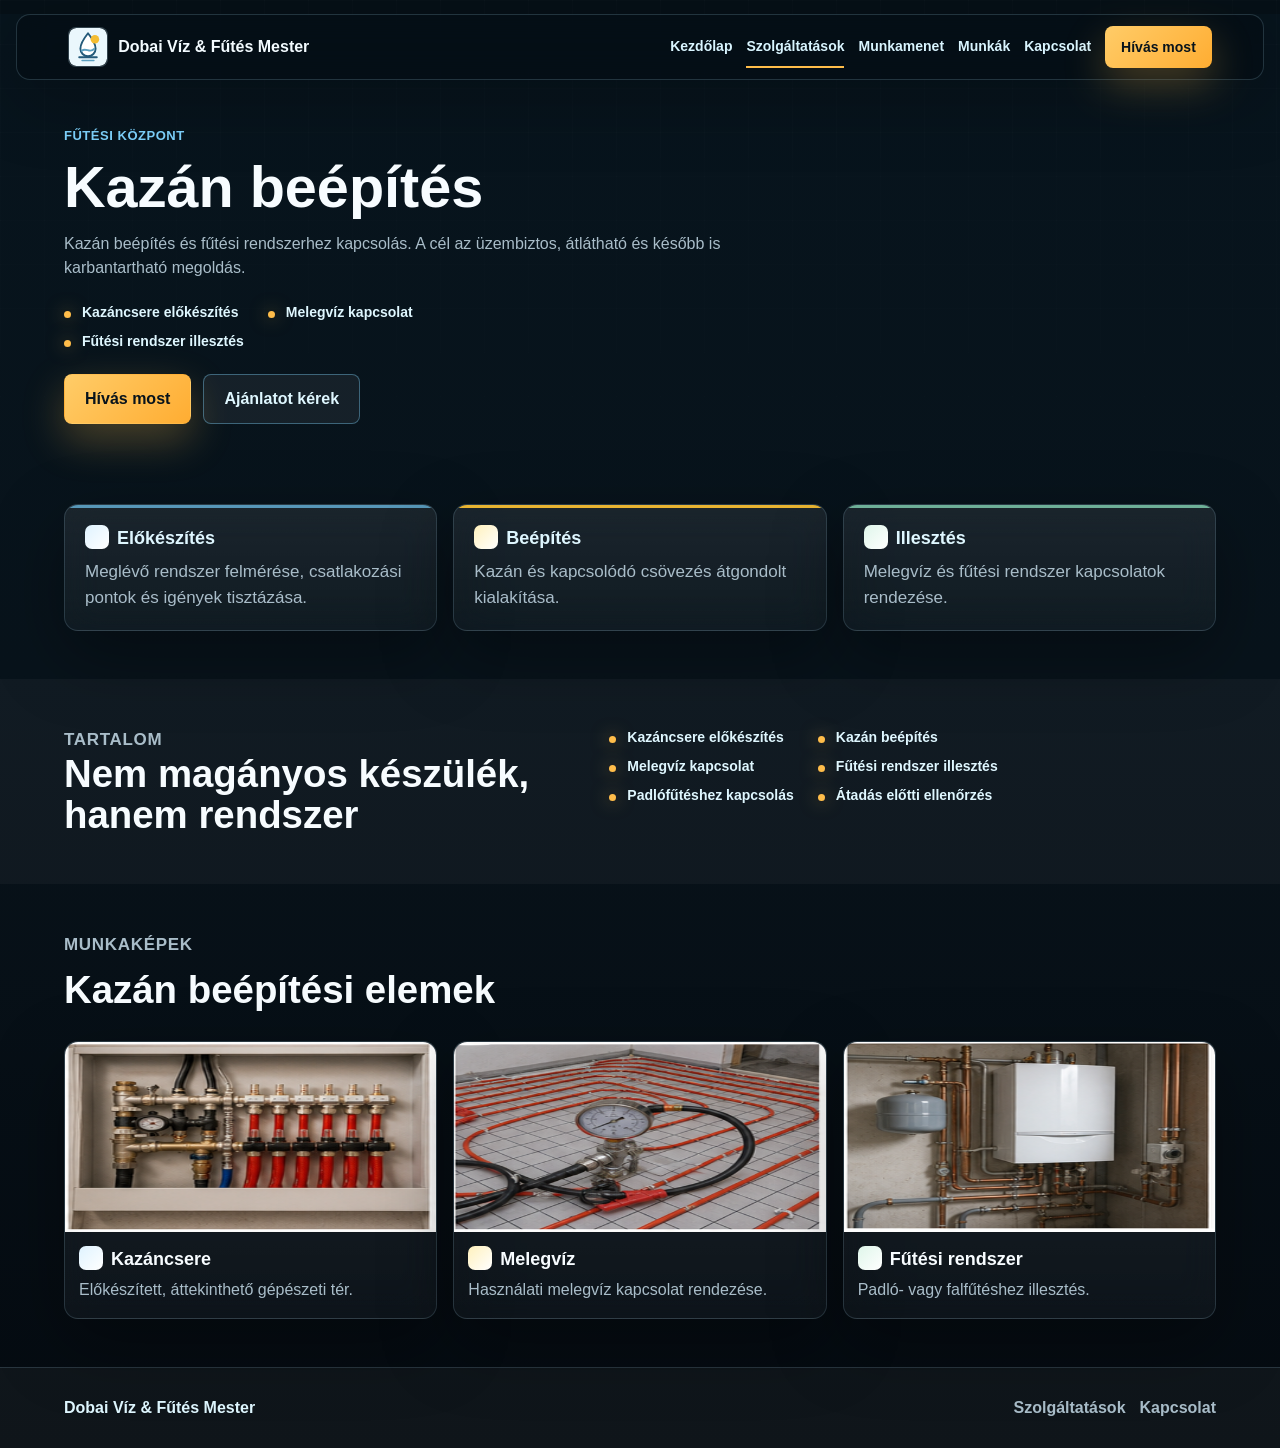
<file: kazan-beepites.html>
<!doctype html>
<html lang="hu">
<head><meta charset="utf-8"><meta name="viewport" content="width=device-width, initial-scale=1"><title>Kazán beépítés - Dobai Víz & Fűtés Mester</title><meta name="description" content="Kazán beépítés, kazáncsere előkészítés, melegvíz és fűtési rendszer kapcsolatok."><link rel="icon" type="image/svg+xml" href="assets/media/dobai-logo.svg"><link rel="apple-touch-icon" href="assets/media/dobai-logo.svg"><link rel="stylesheet" href="assets/css/styles.css"></head>
<body>
  <header class="site-header"><a class="brand" href="nevjegy/index.html"><img class="brand-logo" src="assets/media/dobai-logo.svg" alt="Dobai logó"><span>Dobai Víz & Fűtés Mester</span></a><button class="menu-toggle" type="button" aria-expanded="false" aria-controls="site-menu"><span></span><span></span><span></span><span class="sr-only">Menü</span></button><nav id="site-menu" class="site-nav"><a href="index.html">Kezdőlap</a><a href="szolgaltatasok.html" aria-current="page">Szolgáltatások</a><a href="munkamenet.html">Munkamenet</a><a href="munkak.html">Munkák</a><a href="kapcsolat.html">Kapcsolat</a><a class="nav-call" href="tel:+36000000000">Hívás most</a></nav></header>
  <main>
    <section class="page-hero"><div><p class="eyebrow">Fűtési központ</p><h1>Kazán beépítés</h1><p class="lead">Kazán beépítés és fűtési rendszerhez kapcsolás. A cél az üzembiztos, átlátható és később is karbantartható megoldás.</p><ul class="check-list detail-hero-list"><li>Kazáncsere előkészítés</li><li>Melegvíz kapcsolat</li><li>Fűtési rendszer illesztés</li></ul><div class="hero-actions"><a class="btn btn-primary" href="tel:+36000000000">Hívás most</a><a class="btn btn-secondary" href="kapcsolat.html">Ajánlatot kérek</a></div></div><div class="media-card"><img src="assets/media/service-visual.svg" alt="Kazán beépítés illusztráció"></div></section>
    <section class="section"><div class="detail-grid"><article class="detail-card"><strong>Előkészítés</strong><p>Meglévő rendszer felmérése, csatlakozási pontok és igények tisztázása.</p></article><article class="detail-card"><strong>Beépítés</strong><p>Kazán és kapcsolódó csövezés átgondolt kialakítása.</p></article><article class="detail-card"><strong>Illesztés</strong><p>Melegvíz és fűtési rendszer kapcsolatok rendezése.</p></article></div></section>
    <section class="section section-soft split"><div><p class="eyebrow">Tartalom</p><h2>Nem magányos készülék, hanem rendszer</h2></div><ul class="check-list"><li>Kazáncsere előkészítés</li><li>Kazán beépítés</li><li>Melegvíz kapcsolat</li><li>Fűtési rendszer illesztés</li><li>Padlófűtéshez kapcsolás</li><li>Átadás előtti ellenőrzés</li></ul></section>
    <section class="section"><div class="section-head"><p class="eyebrow">Munkaképek</p><h2>Kazán beépítési elemek</h2></div><div class="sample-gallery"><article class="sample-card"><div class="sample-visual real-photo photo-11"></div><h3>Kazáncsere</h3><p>Előkészített, áttekinthető gépészeti tér.</p></article><article class="sample-card"><div class="sample-visual real-photo photo-12"></div><h3>Melegvíz</h3><p>Használati melegvíz kapcsolat rendezése.</p></article><article class="sample-card"><div class="sample-visual real-photo photo-22"></div><h3>Fűtési rendszer</h3><p>Padló- vagy falfűtéshez illesztés.</p></article></div></section>
  </main>
  <footer class="site-footer"><div>Dobai Víz & Fűtés Mester</div><div class="footer-links"><a href="szolgaltatasok.html">Szolgáltatások</a><a href="kapcsolat.html">Kapcsolat</a></div></footer><div class="mobile-bar"><a href="tel:+36000000000">Hívás</a><a href="kapcsolat.html">Ajánlat</a></div><script src="assets/js/script.js"></script>
</body>
</html>
</file>
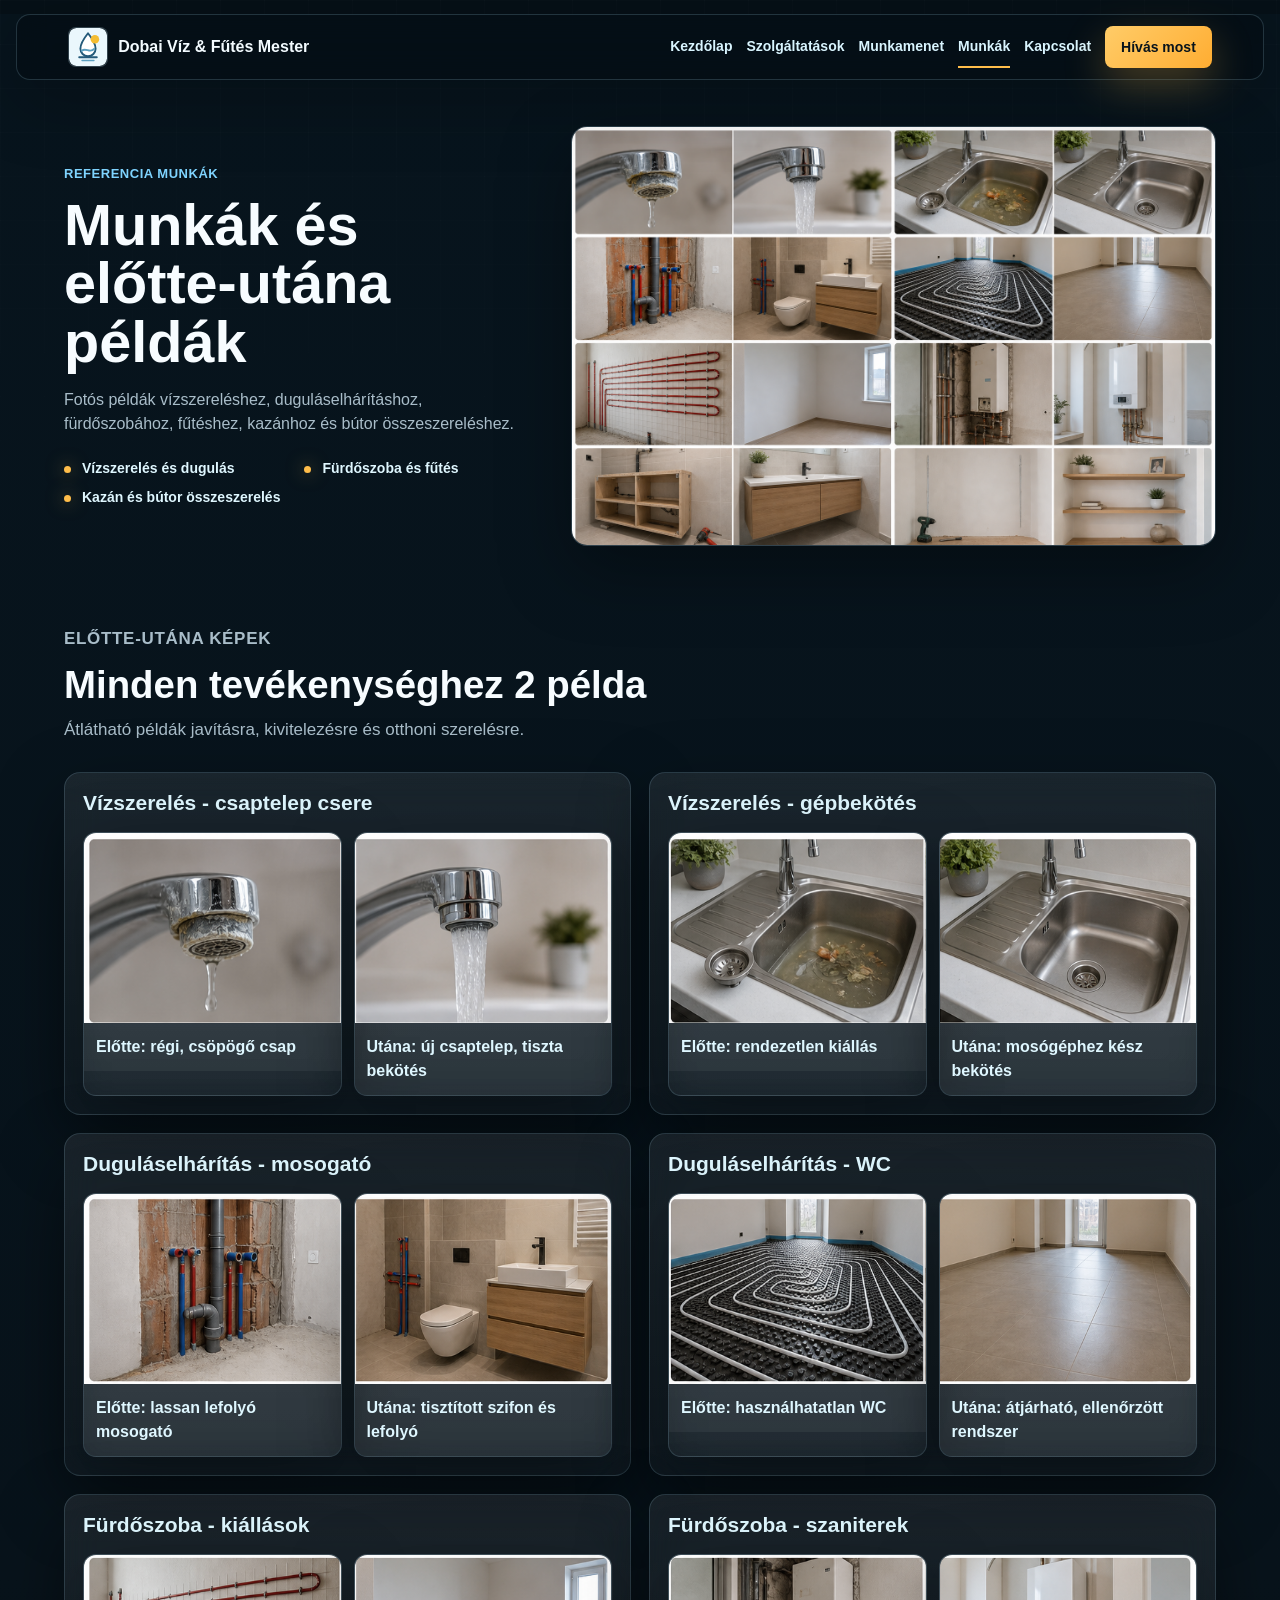
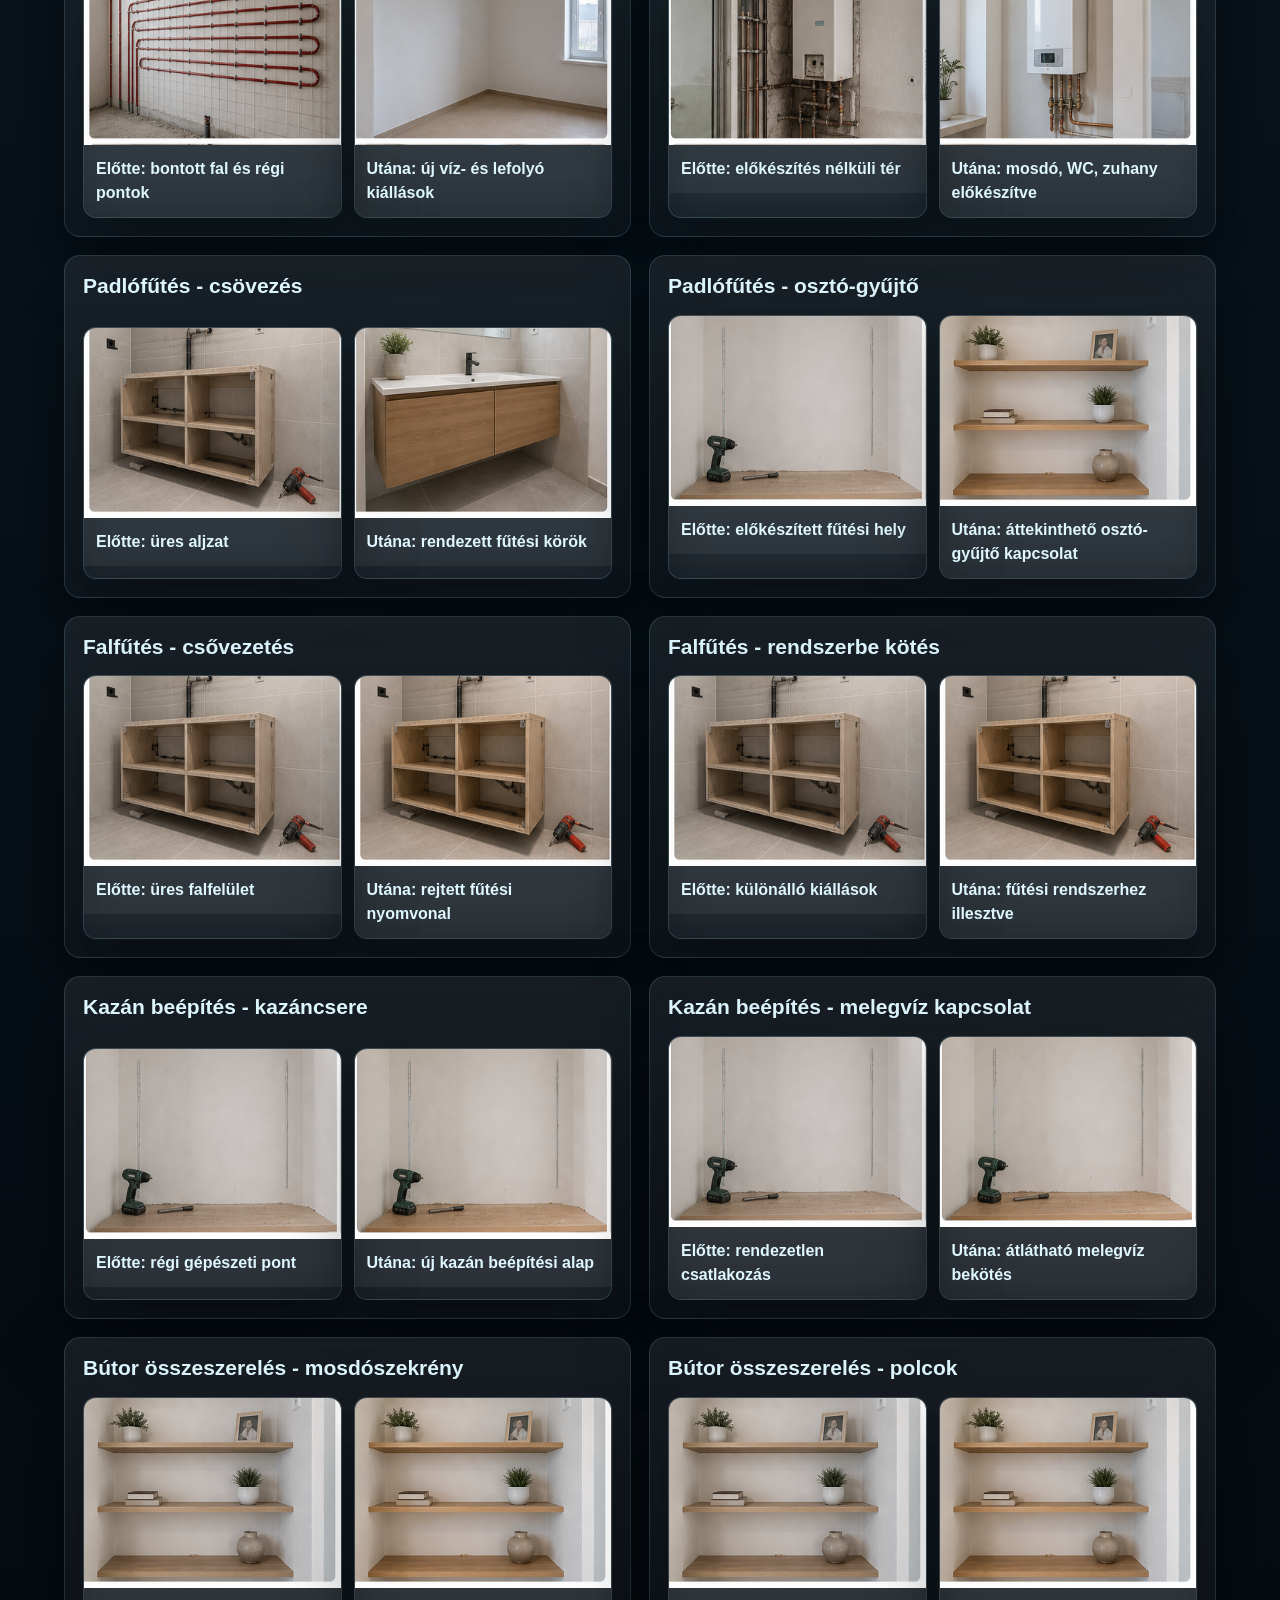
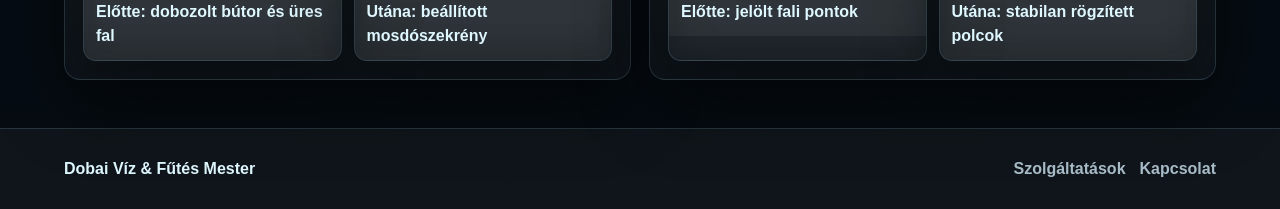
<file: munkak.html>
<!doctype html>
<html lang="hu">
<head>
  <meta charset="utf-8">
  <meta name="viewport" content="width=device-width, initial-scale=1">
  <title>Munkák - Dobai Víz & Fűtés Mester</title>
  <meta name="description" content="Előtte-utána referencia példák vízszereléshez, fűtéshez és bútor összeszereléshez.">
  <link rel="icon" type="image/svg+xml" href="assets/media/dobai-logo.svg"><link rel="apple-touch-icon" href="assets/media/dobai-logo.svg"><link rel="stylesheet" href="assets/css/styles.css">
</head>
<body>
  <header class="site-header">
    <a class="brand" href="nevjegy/index.html"><img class="brand-logo" src="assets/media/dobai-logo.svg" alt="Dobai logó"><span>Dobai Víz & Fűtés Mester</span></a>
    <button class="menu-toggle" type="button" aria-expanded="false" aria-controls="site-menu"><span></span><span></span><span></span><span class="sr-only">Menü</span></button>
    <nav id="site-menu" class="site-nav"><a href="index.html">Kezdőlap</a><a href="szolgaltatasok.html">Szolgáltatások</a><a href="munkamenet.html">Munkamenet</a><a href="munkak.html" aria-current="page">Munkák</a><a href="kapcsolat.html">Kapcsolat</a><a class="nav-call" href="tel:+36000000000">Hívás most</a></nav>
  </header>
  <main>
    <section class="page-hero">
      <div><p class="eyebrow">Referencia munkák</p><h1>Munkák és előtte-utána példák</h1><p class="lead">Fotós példák vízszereléshez, duguláselhárításhoz, fürdőszobához, fűtéshez, kazánhoz és bútor összeszereléshez.</p><ul class="check-list detail-hero-list"><li>Vízszerelés és dugulás</li><li>Fürdőszoba és fűtés</li><li>Kazán és bútor összeszerelés</li></ul></div>
      <div class="gallery-sheet"><img src="assets/media/before-after-gallery.png" alt="Előtte-utána fotógaléria vízszerelés és fűtés munkákhoz"></div>
    </section>
    <section class="section">
      <div class="section-head"><p class="eyebrow">Előtte-utána képek</p><h2>Minden tevékenységhez 2 példa</h2><p>Átlátható példák javításra, kivitelezésre és otthoni szerelésre.</p></div>
      <div class="before-after-grid">
        <article class="work-pair"><h3>Vízszerelés - csaptelep csere</h3><div class="before-after-card before"><div class="before-after-visual real-photo photo-1"></div><strong>Előtte: régi, csöpögő csap</strong></div><div class="before-after-card after"><div class="before-after-visual real-photo photo-2"></div><strong>Utána: új csaptelep, tiszta bekötés</strong></div></article>
        <article class="work-pair"><h3>Vízszerelés - gépbekötés</h3><div class="before-after-card before"><div class="before-after-visual real-photo photo-3"></div><strong>Előtte: rendezetlen kiállás</strong></div><div class="before-after-card after"><div class="before-after-visual real-photo photo-4"></div><strong>Utána: mosógéphez kész bekötés</strong></div></article>
        <article class="work-pair"><h3>Duguláselhárítás - mosogató</h3><div class="before-after-card before"><div class="before-after-visual real-photo photo-5"></div><strong>Előtte: lassan lefolyó mosogató</strong></div><div class="before-after-card after"><div class="before-after-visual real-photo photo-6"></div><strong>Utána: tisztított szifon és lefolyó</strong></div></article>
        <article class="work-pair"><h3>Duguláselhárítás - WC</h3><div class="before-after-card before"><div class="before-after-visual real-photo photo-7"></div><strong>Előtte: használhatatlan WC</strong></div><div class="before-after-card after"><div class="before-after-visual real-photo photo-8"></div><strong>Utána: átjárható, ellenőrzött rendszer</strong></div></article>
        <article class="work-pair"><h3>Fürdőszoba - kiállások</h3><div class="before-after-card before"><div class="before-after-visual real-photo photo-9"></div><strong>Előtte: bontott fal és régi pontok</strong></div><div class="before-after-card after"><div class="before-after-visual real-photo photo-10"></div><strong>Utána: új víz- és lefolyó kiállások</strong></div></article>
        <article class="work-pair"><h3>Fürdőszoba - szaniterek</h3><div class="before-after-card before"><div class="before-after-visual real-photo photo-11"></div><strong>Előtte: előkészítés nélküli tér</strong></div><div class="before-after-card after"><div class="before-after-visual real-photo photo-12"></div><strong>Utána: mosdó, WC, zuhany előkészítve</strong></div></article>
        <article class="work-pair"><h3>Padlófűtés - csövezés</h3><div class="before-after-card before"><div class="before-after-visual real-photo photo-13"></div><strong>Előtte: üres aljzat</strong></div><div class="before-after-card after"><div class="before-after-visual real-photo photo-14"></div><strong>Utána: rendezett fűtési körök</strong></div></article>
        <article class="work-pair"><h3>Padlófűtés - osztó-gyűjtő</h3><div class="before-after-card before"><div class="before-after-visual real-photo photo-15"></div><strong>Előtte: előkészített fűtési hely</strong></div><div class="before-after-card after"><div class="before-after-visual real-photo photo-16"></div><strong>Utána: áttekinthető osztó-gyűjtő kapcsolat</strong></div></article>
        <article class="work-pair"><h3>Falfűtés - csővezetés</h3><div class="before-after-card before"><div class="before-after-visual real-photo photo-17"></div><strong>Előtte: üres falfelület</strong></div><div class="before-after-card after"><div class="before-after-visual real-photo photo-18"></div><strong>Utána: rejtett fűtési nyomvonal</strong></div></article>
        <article class="work-pair"><h3>Falfűtés - rendszerbe kötés</h3><div class="before-after-card before"><div class="before-after-visual real-photo photo-19"></div><strong>Előtte: különálló kiállások</strong></div><div class="before-after-card after"><div class="before-after-visual real-photo photo-20"></div><strong>Utána: fűtési rendszerhez illesztve</strong></div></article>
        <article class="work-pair"><h3>Kazán beépítés - kazáncsere</h3><div class="before-after-card before"><div class="before-after-visual real-photo photo-21"></div><strong>Előtte: régi gépészeti pont</strong></div><div class="before-after-card after"><div class="before-after-visual real-photo photo-22"></div><strong>Utána: új kazán beépítési alap</strong></div></article>
        <article class="work-pair"><h3>Kazán beépítés - melegvíz kapcsolat</h3><div class="before-after-card before"><div class="before-after-visual real-photo photo-23"></div><strong>Előtte: rendezetlen csatlakozás</strong></div><div class="before-after-card after"><div class="before-after-visual real-photo photo-24"></div><strong>Utána: átlátható melegvíz bekötés</strong></div></article>
        <article class="work-pair"><h3>Bútor összeszerelés - mosdószekrény</h3><div class="before-after-card before"><div class="before-after-visual real-photo photo-25"></div><strong>Előtte: dobozolt bútor és üres fal</strong></div><div class="before-after-card after"><div class="before-after-visual real-photo photo-26"></div><strong>Utána: beállított mosdószekrény</strong></div></article>
        <article class="work-pair"><h3>Bútor összeszerelés - polcok</h3><div class="before-after-card before"><div class="before-after-visual real-photo photo-27"></div><strong>Előtte: jelölt fali pontok</strong></div><div class="before-after-card after"><div class="before-after-visual real-photo photo-28"></div><strong>Utána: stabilan rögzített polcok</strong></div></article>
      </div>
    </section>
  </main>
  <footer class="site-footer"><div>Dobai Víz & Fűtés Mester</div><div class="footer-links"><a href="szolgaltatasok.html">Szolgáltatások</a><a href="kapcsolat.html">Kapcsolat</a></div></footer>
  <div class="mobile-bar"><a href="tel:+36000000000">Hívás</a><a href="kapcsolat.html">Ajánlat</a></div>
  <script src="assets/js/script.js"></script>
</body>
</html>
</file>
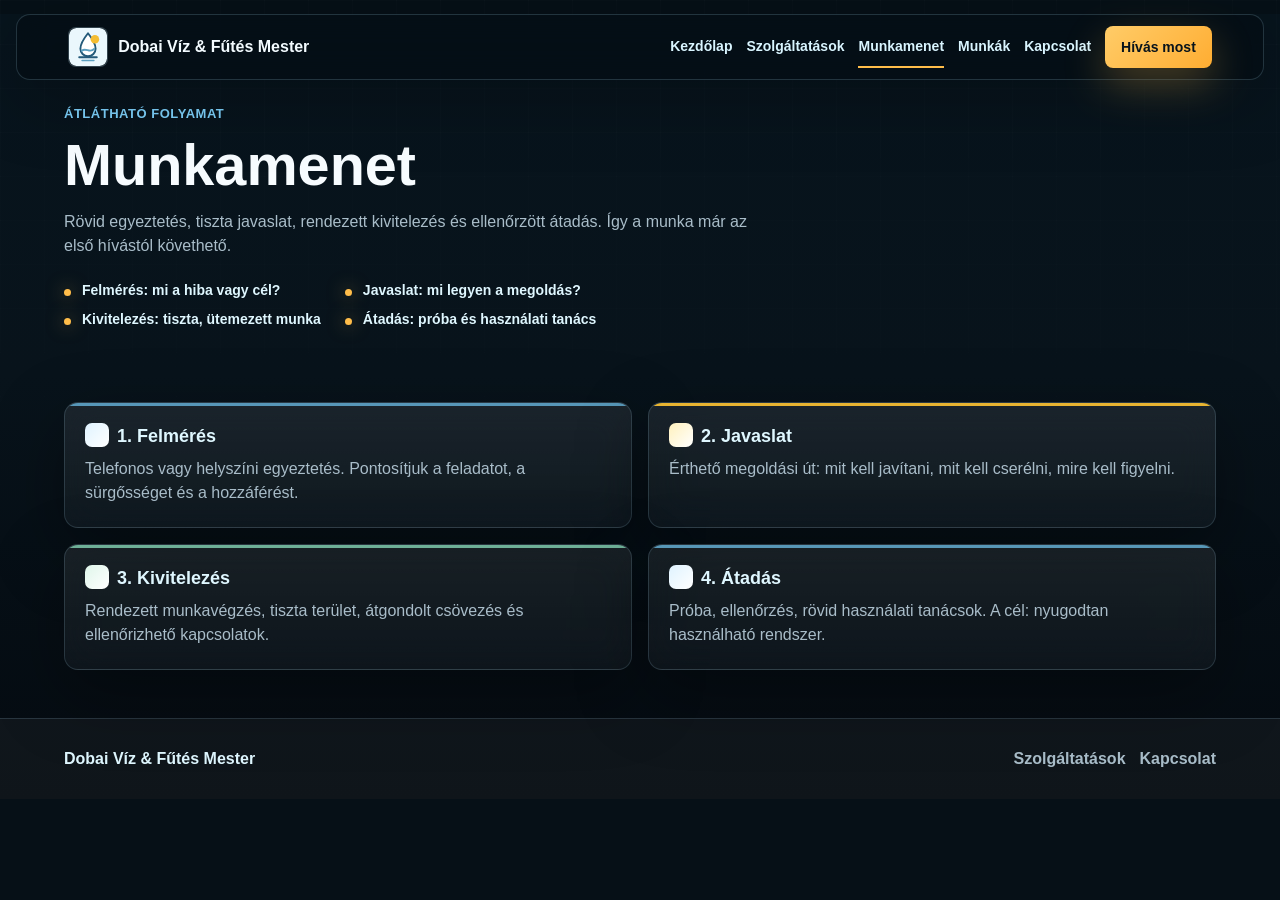
<file: munkamenet.html>
<!doctype html>
<html lang="hu">
<head>
  <meta charset="utf-8">
  <meta name="viewport" content="width=device-width, initial-scale=1">
  <title>Munkamenet - Dobai Víz & Fűtés Mester</title>
  <meta name="description" content="Átlátható munkamenet felméréstől átadásig.">
  <link rel="icon" type="image/svg+xml" href="assets/media/dobai-logo.svg"><link rel="apple-touch-icon" href="assets/media/dobai-logo.svg"><link rel="stylesheet" href="assets/css/styles.css">
</head>
<body>
  <header class="site-header">
    <a class="brand" href="nevjegy/index.html"><img class="brand-logo" src="assets/media/dobai-logo.svg" alt="Dobai logó"><span>Dobai Víz & Fűtés Mester</span></a>
    <button class="menu-toggle" type="button" aria-expanded="false" aria-controls="site-menu"><span></span><span></span><span></span><span class="sr-only">Menü</span></button>
    <nav id="site-menu" class="site-nav"><a href="index.html">Kezdőlap</a><a href="szolgaltatasok.html">Szolgáltatások</a><a href="munkamenet.html" aria-current="page">Munkamenet</a><a href="munkak.html">Munkák</a><a href="kapcsolat.html">Kapcsolat</a><a class="nav-call" href="tel:+36000000000">Hívás most</a></nav>
  </header>
  <main>
    <section class="page-hero no-media compact">
      <div><p class="eyebrow">Átlátható folyamat</p><h1>Munkamenet</h1><p class="lead">Rövid egyeztetés, tiszta javaslat, rendezett kivitelezés és ellenőrzött átadás. Így a munka már az első hívástól követhető.</p><ul class="check-list detail-hero-list"><li>Felmérés: mi a hiba vagy cél?</li><li>Javaslat: mi legyen a megoldás?</li><li>Kivitelezés: tiszta, ütemezett munka</li><li>Átadás: próba és használati tanács</li></ul></div>
    </section>
    <section class="section">
      <div class="steps">
        <div><strong>1. Felmérés</strong><span>Telefonos vagy helyszíni egyeztetés. Pontosítjuk a feladatot, a sürgősséget és a hozzáférést.</span></div>
        <div><strong>2. Javaslat</strong><span>Érthető megoldási út: mit kell javítani, mit kell cserélni, mire kell figyelni.</span></div>
        <div><strong>3. Kivitelezés</strong><span>Rendezett munkavégzés, tiszta terület, átgondolt csövezés és ellenőrizhető kapcsolatok.</span></div>
        <div><strong>4. Átadás</strong><span>Próba, ellenőrzés, rövid használati tanácsok. A cél: nyugodtan használható rendszer.</span></div>
      </div>
    </section>
  </main>
  <footer class="site-footer"><div>Dobai Víz & Fűtés Mester</div><div class="footer-links"><a href="szolgaltatasok.html">Szolgáltatások</a><a href="kapcsolat.html">Kapcsolat</a></div></footer>
  <div class="mobile-bar"><a href="tel:+36000000000">Hívás</a><a href="kapcsolat.html">Ajánlat</a></div>
  <script src="assets/js/script.js"></script>
</body>
</html>
</file>
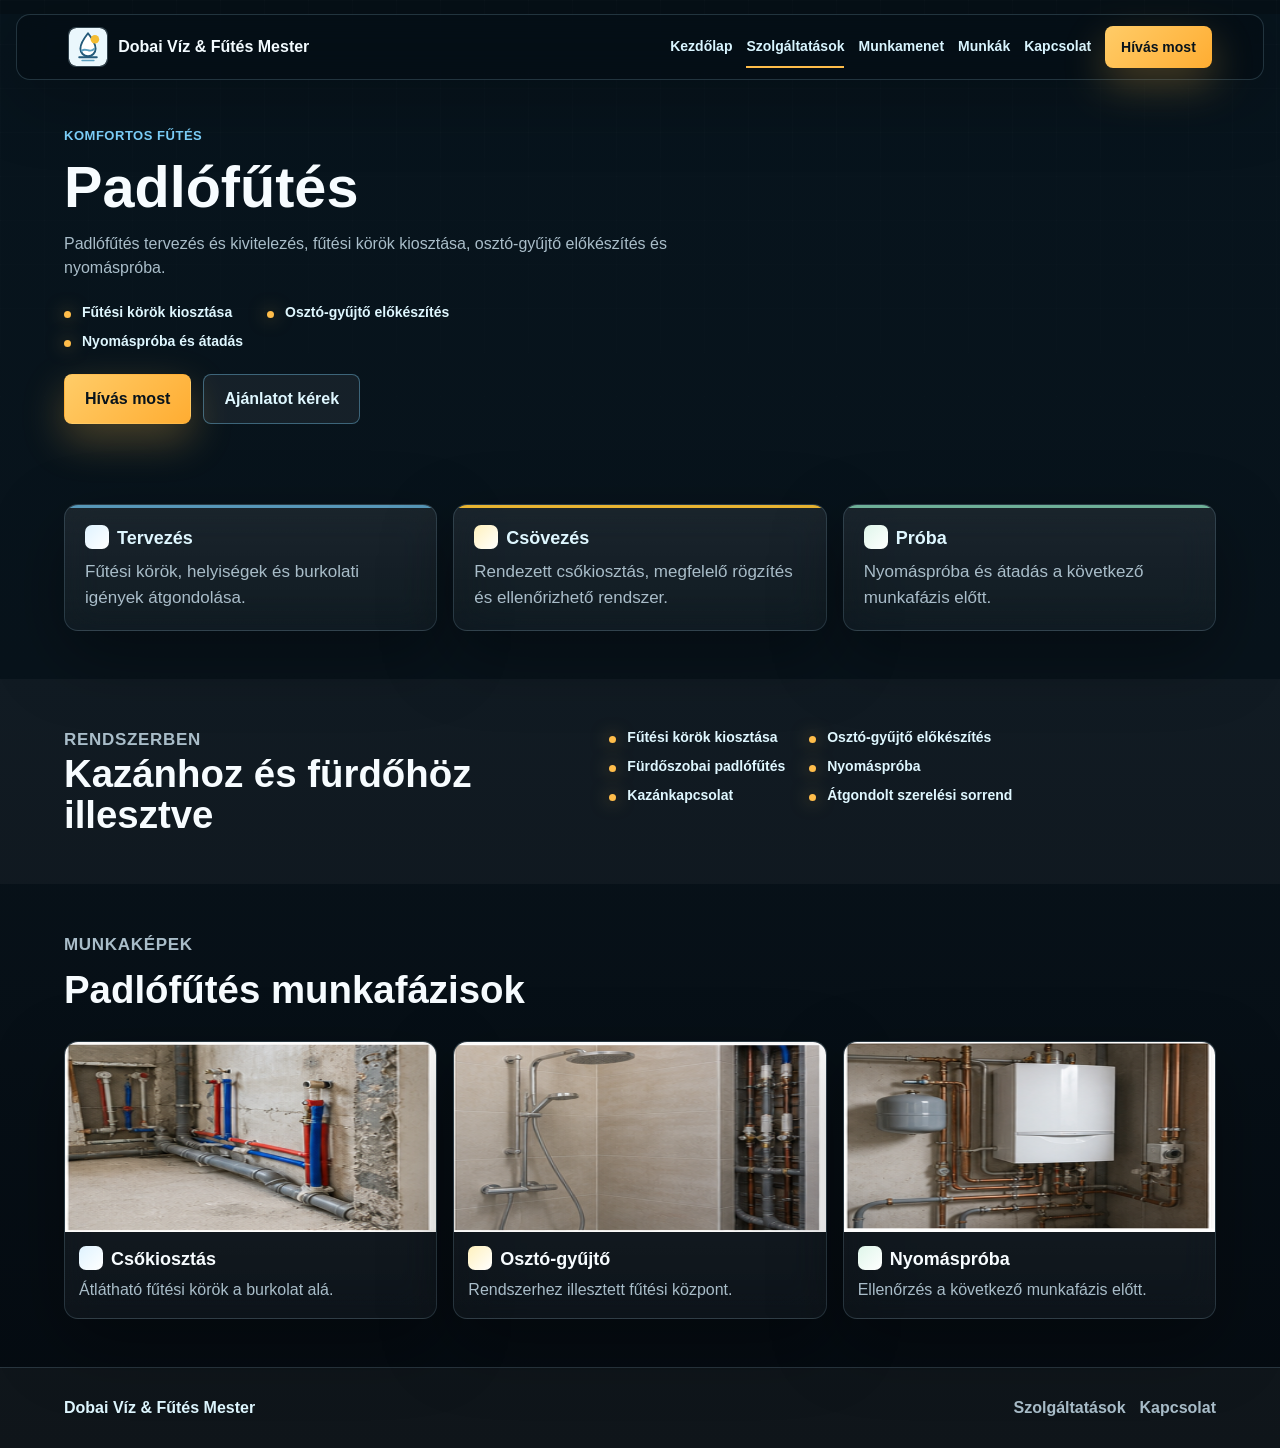
<file: padlofutes.html>
<!doctype html>
<html lang="hu">
<head><meta charset="utf-8"><meta name="viewport" content="width=device-width, initial-scale=1"><title>Padlófűtés - Dobai Víz & Fűtés Mester</title><meta name="description" content="Padlófűtés tervezés és kivitelezés, fűtési körök kiosztása, osztó-gyűjtő és nyomáspróba."><link rel="icon" type="image/svg+xml" href="assets/media/dobai-logo.svg"><link rel="apple-touch-icon" href="assets/media/dobai-logo.svg"><link rel="stylesheet" href="assets/css/styles.css"></head>
<body>
  <header class="site-header"><a class="brand" href="nevjegy/index.html"><img class="brand-logo" src="assets/media/dobai-logo.svg" alt="Dobai logó"><span>Dobai Víz & Fűtés Mester</span></a><button class="menu-toggle" type="button" aria-expanded="false" aria-controls="site-menu"><span></span><span></span><span></span><span class="sr-only">Menü</span></button><nav id="site-menu" class="site-nav"><a href="index.html">Kezdőlap</a><a href="szolgaltatasok.html" aria-current="page">Szolgáltatások</a><a href="munkamenet.html">Munkamenet</a><a href="munkak.html">Munkák</a><a href="kapcsolat.html">Kapcsolat</a><a class="nav-call" href="tel:+36000000000">Hívás most</a></nav></header>
  <main>
    <section class="page-hero"><div><p class="eyebrow">Komfortos fűtés</p><h1>Padlófűtés</h1><p class="lead">Padlófűtés tervezés és kivitelezés, fűtési körök kiosztása, osztó-gyűjtő előkészítés és nyomáspróba.</p><ul class="check-list detail-hero-list"><li>Fűtési körök kiosztása</li><li>Osztó-gyűjtő előkészítés</li><li>Nyomáspróba és átadás</li></ul><div class="hero-actions"><a class="btn btn-primary" href="tel:+36000000000">Hívás most</a><a class="btn btn-secondary" href="kapcsolat.html">Ajánlatot kérek</a></div></div><div class="media-card"><img src="assets/media/service-visual.svg" alt="Padlófűtés illusztráció"></div></section>
    <section class="section"><div class="detail-grid"><article class="detail-card"><strong>Tervezés</strong><p>Fűtési körök, helyiségek és burkolati igények átgondolása.</p></article><article class="detail-card"><strong>Csövezés</strong><p>Rendezett csőkiosztás, megfelelő rögzítés és ellenőrizhető rendszer.</p></article><article class="detail-card"><strong>Próba</strong><p>Nyomáspróba és átadás a következő munkafázis előtt.</p></article></div></section>
    <section class="section section-soft split"><div><p class="eyebrow">Rendszerben</p><h2>Kazánhoz és fürdőhöz illesztve</h2></div><ul class="check-list"><li>Fűtési körök kiosztása</li><li>Osztó-gyűjtő előkészítés</li><li>Fürdőszobai padlófűtés</li><li>Nyomáspróba</li><li>Kazánkapcsolat</li><li>Átgondolt szerelési sorrend</li></ul></section>
    <section class="section"><div class="section-head"><p class="eyebrow">Munkaképek</p><h2>Padlófűtés munkafázisok</h2></div><div class="sample-gallery"><article class="sample-card"><div class="sample-visual real-photo photo-7"></div><h3>Csőkiosztás</h3><p>Átlátható fűtési körök a burkolat alá.</p></article><article class="sample-card"><div class="sample-visual real-photo photo-8"></div><h3>Osztó-gyűjtő</h3><p>Rendszerhez illesztett fűtési központ.</p></article><article class="sample-card"><div class="sample-visual real-photo photo-15"></div><h3>Nyomáspróba</h3><p>Ellenőrzés a következő munkafázis előtt.</p></article></div></section>
  </main>
  <footer class="site-footer"><div>Dobai Víz & Fűtés Mester</div><div class="footer-links"><a href="szolgaltatasok.html">Szolgáltatások</a><a href="kapcsolat.html">Kapcsolat</a></div></footer><div class="mobile-bar"><a href="tel:+36000000000">Hívás</a><a href="kapcsolat.html">Ajánlat</a></div><script src="assets/js/script.js"></script>
</body>
</html>
</file>
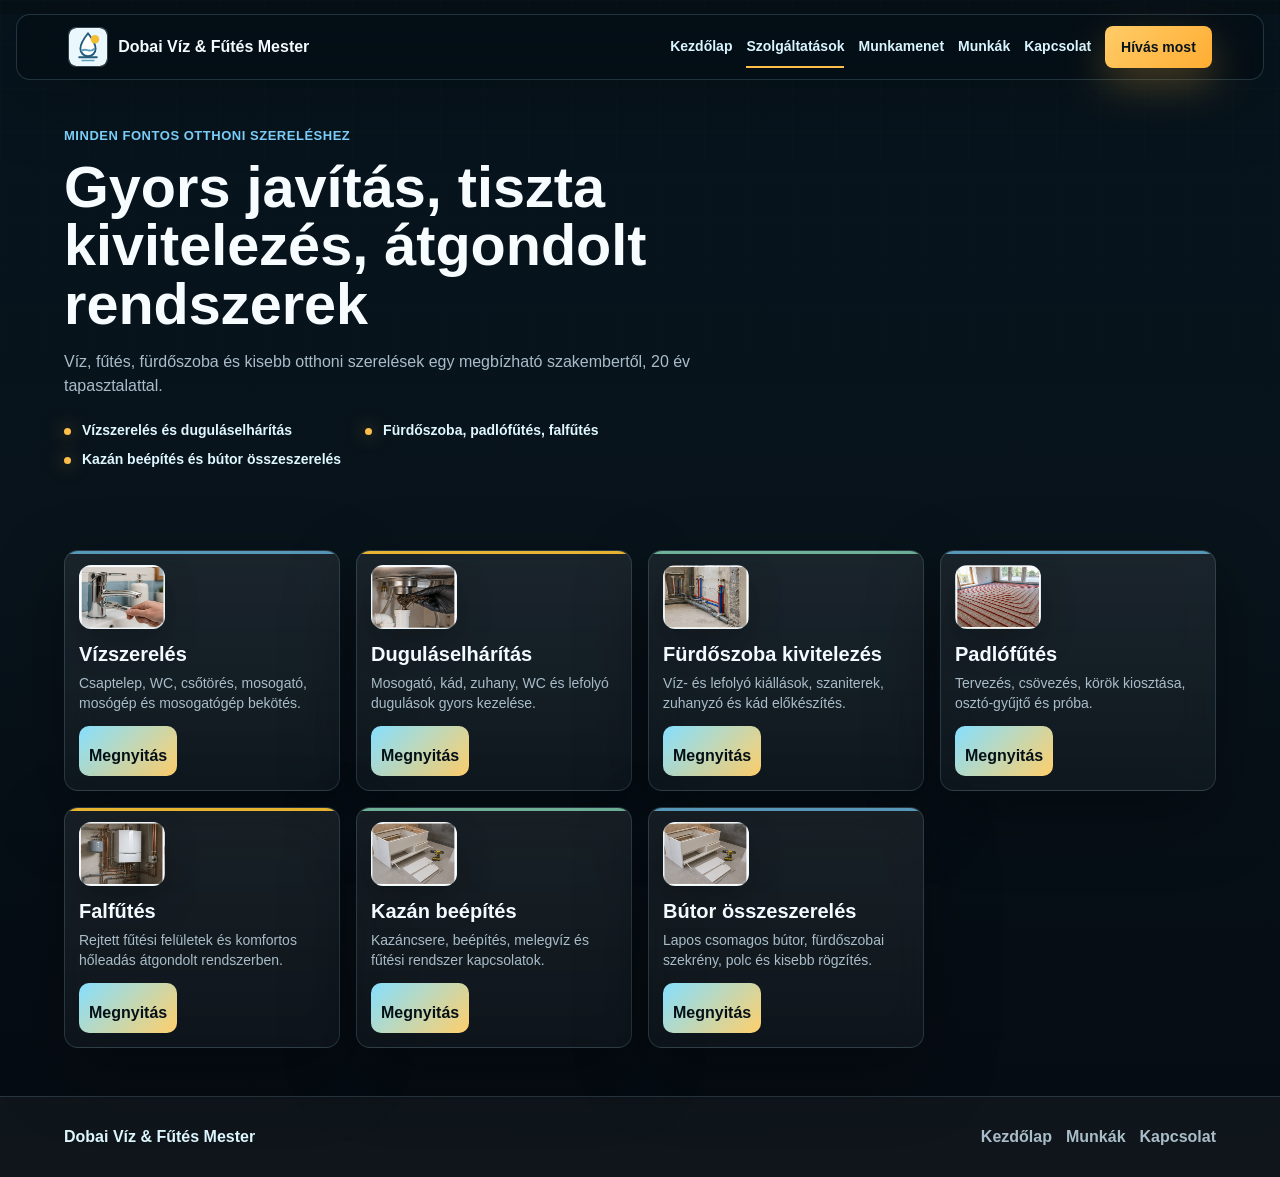
<file: szolgaltatasok.html>
<!doctype html>
<html lang="hu">
<head>
  <meta charset="utf-8">
  <meta name="viewport" content="width=device-width, initial-scale=1">
  <title>Szolgáltatások - Dobai Víz & Fűtés Mester</title>
  <meta name="description" content="Vízszerelés, duguláselhárítás, fürdőszoba, padlófűtés, falfűtés, kazán beépítés és bútor összeszerelés.">
  <link rel="icon" type="image/svg+xml" href="assets/media/dobai-logo.svg"><link rel="apple-touch-icon" href="assets/media/dobai-logo.svg"><link rel="stylesheet" href="assets/css/styles.css">
</head>
<body>
  <header class="site-header">
    <a class="brand" href="nevjegy/index.html"><img class="brand-logo" src="assets/media/dobai-logo.svg" alt="Dobai logó"><span>Dobai Víz & Fűtés Mester</span></a>
    <button class="menu-toggle" type="button" aria-expanded="false" aria-controls="site-menu"><span></span><span></span><span></span><span class="sr-only">Menü</span></button>
    <nav id="site-menu" class="site-nav" aria-label="Főmenü">
      <a href="index.html">Kezdőlap</a><a href="szolgaltatasok.html" aria-current="page">Szolgáltatások</a><a href="munkamenet.html">Munkamenet</a><a href="munkak.html">Munkák</a><a href="kapcsolat.html">Kapcsolat</a><a class="nav-call" href="tel:+36000000000">Hívás most</a>
    </nav>
  </header>
  <main>
    <section class="page-hero">
      <div>
        <p class="eyebrow">Minden fontos otthoni szereléshez</p>
        <h1>Gyors javítás, tiszta kivitelezés, átgondolt rendszerek</h1>
        <p class="lead">Víz, fűtés, fürdőszoba és kisebb otthoni szerelések egy megbízható szakembertől, 20 év tapasztalattal.</p>
        <ul class="check-list detail-hero-list"><li>Vízszerelés és duguláselhárítás</li><li>Fürdőszoba, padlófűtés, falfűtés</li><li>Kazán beépítés és bútor összeszerelés</li></ul>
      </div>
      <div class="media-card"><img src="assets/media/service-visual.svg" alt="Víz és fűtés illusztráció"></div>
    </section>
    <section class="section">
      <div class="service-grid">
        <article class="service-card"><div class="service-icon">V</div><h3>Vízszerelés</h3><p>Csaptelep, WC, csőtörés, mosogató, mosógép és mosogatógép bekötés.</p><a class="text-link" href="vizszereles.html">Megnyitás</a></article>
        <article class="service-card"><div class="service-icon">D</div><h3>Duguláselhárítás</h3><p>Mosogató, kád, zuhany, WC és lefolyó dugulások gyors kezelése.</p><a class="text-link" href="dugulaselharitas.html">Megnyitás</a></article>
        <article class="service-card"><div class="service-icon">F</div><h3>Fürdőszoba kivitelezés</h3><p>Víz- és lefolyó kiállások, szaniterek, zuhanyzó és kád előkészítés.</p><a class="text-link" href="furdoszoba.html">Megnyitás</a></article>
        <article class="service-card"><div class="service-icon">P</div><h3>Padlófűtés</h3><p>Tervezés, csövezés, körök kiosztása, osztó-gyűjtő és próba.</p><a class="text-link" href="padlofutes.html">Megnyitás</a></article>
        <article class="service-card"><div class="service-icon">W</div><h3>Falfűtés</h3><p>Rejtett fűtési felületek és komfortos hőleadás átgondolt rendszerben.</p><a class="text-link" href="falfutes.html">Megnyitás</a></article>
        <article class="service-card"><div class="service-icon">K</div><h3>Kazán beépítés</h3><p>Kazáncsere, beépítés, melegvíz és fűtési rendszer kapcsolatok.</p><a class="text-link" href="kazan-beepites.html">Megnyitás</a></article>
        <article class="service-card service-card-accent"><div class="service-icon">B</div><h3>Bútor összeszerelés</h3><p>Lapos csomagos bútor, fürdőszobai szekrény, polc és kisebb rögzítés.</p><a class="text-link" href="butor-osszeszereles.html">Megnyitás</a></article>
      </div>
    </section>
  </main>
  <footer class="site-footer"><div>Dobai Víz & Fűtés Mester</div><div class="footer-links"><a href="index.html">Kezdőlap</a><a href="munkak.html">Munkák</a><a href="kapcsolat.html">Kapcsolat</a></div></footer>
  <div class="mobile-bar"><a href="tel:+36000000000">Hívás</a><a href="kapcsolat.html">Ajánlat</a></div>
  <script src="assets/js/script.js"></script>
</body>
</html>
</file>
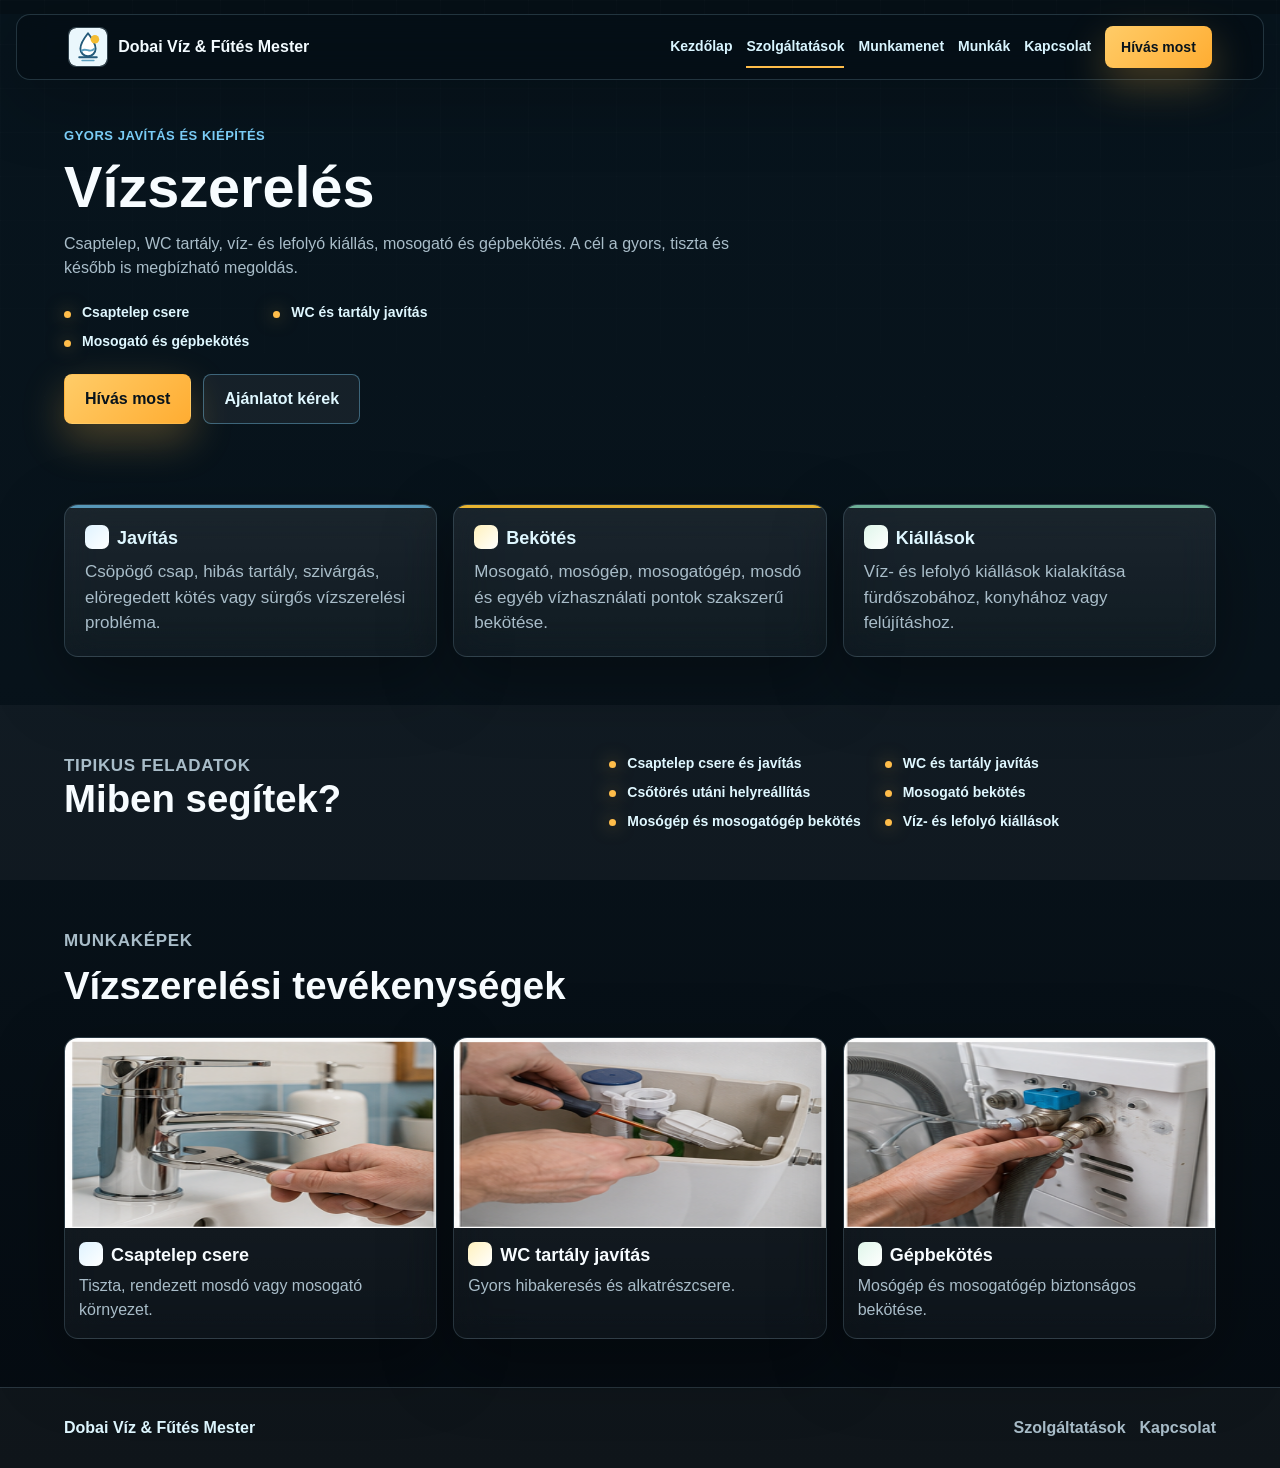
<file: vizszereles.html>
<!doctype html>
<html lang="hu">
<head><meta charset="utf-8"><meta name="viewport" content="width=device-width, initial-scale=1"><title>Vízszerelés - Dobai Víz & Fűtés Mester</title><meta name="description" content="Vízszerelés: csaptelep csere, WC javítás, csőtörés, víz- és lefolyó kiállás, gépbekötés."><link rel="icon" type="image/svg+xml" href="assets/media/dobai-logo.svg"><link rel="apple-touch-icon" href="assets/media/dobai-logo.svg"><link rel="stylesheet" href="assets/css/styles.css"></head>
<body>
  <header class="site-header"><a class="brand" href="nevjegy/index.html"><img class="brand-logo" src="assets/media/dobai-logo.svg" alt="Dobai logó"><span>Dobai Víz & Fűtés Mester</span></a><button class="menu-toggle" type="button" aria-expanded="false" aria-controls="site-menu"><span></span><span></span><span></span><span class="sr-only">Menü</span></button><nav id="site-menu" class="site-nav"><a href="index.html">Kezdőlap</a><a href="szolgaltatasok.html" aria-current="page">Szolgáltatások</a><a href="munkamenet.html">Munkamenet</a><a href="munkak.html">Munkák</a><a href="kapcsolat.html">Kapcsolat</a><a class="nav-call" href="tel:+36000000000">Hívás most</a></nav></header>
  <main>
    <section class="page-hero"><div><p class="eyebrow">Gyors javítás és kiépítés</p><h1>Vízszerelés</h1><p class="lead">Csaptelep, WC tartály, víz- és lefolyó kiállás, mosogató és gépbekötés. A cél a gyors, tiszta és később is megbízható megoldás.</p><ul class="check-list detail-hero-list"><li>Csaptelep csere</li><li>WC és tartály javítás</li><li>Mosogató és gépbekötés</li></ul><div class="hero-actions"><a class="btn btn-primary" href="tel:+36000000000">Hívás most</a><a class="btn btn-secondary" href="kapcsolat.html">Ajánlatot kérek</a></div></div><div class="media-card"><img src="assets/media/service-visual.svg" alt="Vízszerelés illusztráció"></div></section>
    <section class="section"><div class="detail-grid"><article class="detail-card"><strong>Javítás</strong><p>Csöpögő csap, hibás tartály, szivárgás, elöregedett kötés vagy sürgős vízszerelési probléma.</p></article><article class="detail-card"><strong>Bekötés</strong><p>Mosogató, mosógép, mosogatógép, mosdó és egyéb vízhasználati pontok szakszerű bekötése.</p></article><article class="detail-card"><strong>Kiállások</strong><p>Víz- és lefolyó kiállások kialakítása fürdőszobához, konyhához vagy felújításhoz.</p></article></div></section>
    <section class="section section-soft split"><div><p class="eyebrow">Tipikus feladatok</p><h2>Miben segítek?</h2></div><ul class="check-list"><li>Csaptelep csere és javítás</li><li>WC és tartály javítás</li><li>Csőtörés utáni helyreállítás</li><li>Mosogató bekötés</li><li>Mosógép és mosogatógép bekötés</li><li>Víz- és lefolyó kiállások</li></ul></section>
    <section class="section"><div class="section-head"><p class="eyebrow">Munkaképek</p><h2>Vízszerelési tevékenységek</h2></div><div class="sample-gallery"><article class="sample-card"><div class="sample-visual real-photo photo-1"></div><h3>Csaptelep csere</h3><p>Tiszta, rendezett mosdó vagy mosogató környezet.</p></article><article class="sample-card"><div class="sample-visual real-photo photo-2"></div><h3>WC tartály javítás</h3><p>Gyors hibakeresés és alkatrészcsere.</p></article><article class="sample-card"><div class="sample-visual real-photo photo-3"></div><h3>Gépbekötés</h3><p>Mosógép és mosogatógép biztonságos bekötése.</p></article></div></section>
  </main>
  <footer class="site-footer"><div>Dobai Víz & Fűtés Mester</div><div class="footer-links"><a href="szolgaltatasok.html">Szolgáltatások</a><a href="kapcsolat.html">Kapcsolat</a></div></footer><div class="mobile-bar"><a href="tel:+36000000000">Hívás</a><a href="kapcsolat.html">Ajánlat</a></div><script src="assets/js/script.js"></script>
</body>
</html>
</file>
<file: assets/css/styles.css>
:root {
  --ink: #152534;
  --muted: #607589;
  --line: #d8e8f1;
  --paper: #f7fbfd;
  --white: #ffffff;
  --blue-900: #245a7a;
  --blue-800: #2f6f94;
  --blue-600: #5b9fc0;
  --blue-200: #d9eef7;
  --blue-100: #eaf7fc;
  --blue-050: #f5fbfe;
  --yellow: #f4bd32;
  --yellow-soft: #fff4cf;
  --shadow: 0 18px 46px rgba(36, 90, 122, .14);
}

* { box-sizing: border-box; }
html { scroll-behavior: smooth; }
body {
  margin: 0;
  color: var(--ink);
  background: #f3f8fb;
  font-family: Arial, Helvetica, sans-serif;
  line-height: 1.5;
}
a { color: inherit; text-decoration: none; }
img { display: block; max-width: 100%; }
svg {
  width: 1em;
  height: 1em;
  fill: none;
  stroke: currentColor;
  stroke-width: 2;
  stroke-linecap: round;
  stroke-linejoin: round;
}
.sr-only {
  position: absolute;
  width: 1px;
  height: 1px;
  padding: 0;
  margin: -1px;
  overflow: hidden;
  clip: rect(0, 0, 0, 0);
  white-space: nowrap;
  border: 0;
}

.site-header {
  position: sticky;
  top: 0;
  z-index: 20;
  display: flex;
  align-items: center;
  justify-content: space-between;
  gap: 24px;
  min-height: 74px;
  padding: 0 clamp(18px, 5vw, 72px);
  background: rgba(255, 255, 255, .94);
  border-bottom: 1px solid var(--line);
  backdrop-filter: blur(16px);
}
.brand {
  display: inline-flex;
  align-items: center;
  gap: 10px;
  color: var(--blue-900);
  font-weight: 900;
  white-space: nowrap;
}
.brand-mark {
  display: grid;
  place-items: center;
  width: 38px;
  height: 38px;
  border-radius: 8px;
  color: var(--ink);
  background: var(--yellow);
  font-size: 13px;
}
.brand-logo {
  width: 42px;
  height: 42px;
  border: 1px solid var(--line);
  border-radius: 8px;
  background: var(--white);
}
.site-nav {
  display: flex;
  align-items: center;
  gap: 18px;
  color: var(--blue-900);
  font-size: 14px;
  font-weight: 800;
}
.site-nav a:not(.nav-call) {
  padding: 9px 0;
  border-bottom: 2px solid transparent;
}
.site-nav a[aria-current="page"] {
  border-color: var(--yellow);
}
.nav-call {
  display: inline-flex;
  align-items: center;
  min-height: 42px;
  padding: 0 16px;
  border-radius: 8px;
  color: var(--ink);
  background: var(--yellow);
}
.menu-toggle {
  display: none;
  width: 42px;
  height: 42px;
  padding: 9px;
  border: 1px solid var(--line);
  border-radius: 8px;
  background: var(--white);
}
.menu-toggle span:not(.sr-only) {
  display: block;
  width: 100%;
  height: 2px;
  margin: 5px 0;
  background: var(--blue-900);
}

.hero {
  display: grid;
  grid-template-columns: minmax(0, .88fr) minmax(420px, 1.12fr);
  gap: clamp(24px, 4vw, 48px);
  align-items: center;
  min-height: 0;
  padding: clamp(34px, 4.5vw, 58px) clamp(18px, 5vw, 72px) 42px;
  background:
    linear-gradient(90deg, rgba(234,247,252,.96), rgba(255,255,255,.72)),
    radial-gradient(circle at 78% 30%, rgba(244,189,50,.18), transparent 0 18%, transparent 19%);
}
.page-hero {
  display: grid;
  grid-template-columns: minmax(0, 1fr) minmax(280px, .55fr);
  gap: clamp(22px, 4vw, 42px);
  align-items: center;
  padding: clamp(28px, 4vw, 48px) clamp(18px, 5vw, 72px);
  background: linear-gradient(135deg, var(--blue-050), #fff);
  border-bottom: 1px solid var(--line);
}
.page-hero.no-media {
  grid-template-columns: 1fr;
}
.page-hero.compact {
  padding-top: 24px;
  padding-bottom: 24px;
}
.eyebrow {
  margin: 0 0 12px;
  color: var(--blue-800);
  font-size: 13px;
  font-weight: 900;
  letter-spacing: .04em;
  text-transform: uppercase;
}
h1, h2, h3, p { letter-spacing: 0; }
h1 {
  max-width: 850px;
  margin: 0;
  font-size: clamp(36px, 4.7vw, 60px);
  line-height: 1.02;
}
.page-hero h1 { font-size: clamp(34px, 4vw, 52px); }
h2 {
  margin: 0;
  font-size: clamp(30px, 3vw, 46px);
  line-height: 1.08;
}
h3 {
  margin: 0;
  font-size: 21px;
  line-height: 1.18;
}
.lead {
  max-width: 760px;
  margin: 16px 0 0;
  color: var(--muted);
  font-size: clamp(16px, 1.2vw, 19px);
}
.hero-actions {
  display: flex;
  flex-wrap: wrap;
  gap: 12px;
  margin-top: 22px;
}
.btn {
  display: inline-flex;
  align-items: center;
  justify-content: center;
  min-height: 50px;
  padding: 0 20px;
  border: 1px solid transparent;
  border-radius: 8px;
  font-weight: 900;
  font-family: inherit;
}
.btn-primary { color: var(--ink); background: var(--yellow); }
.btn-secondary {
  color: var(--blue-900);
  background: var(--white);
  border-color: var(--blue-600);
}
.trust-row {
  display: flex;
  flex-wrap: wrap;
  gap: 10px;
  margin-top: 18px;
}
.trust-row span,
.pill {
  display: inline-flex;
  align-items: center;
  gap: 8px;
  min-height: 38px;
  padding: 0 12px;
  border: 1px solid var(--line);
  border-radius: 8px;
  color: var(--blue-900);
  background: rgba(255, 255, 255, .78);
  font-size: 14px;
  font-weight: 850;
}
.hero-visual,
.media-card {
  position: relative;
  overflow: hidden;
  border: 1px solid var(--line);
  border-radius: 8px;
  background: var(--white);
  box-shadow: var(--shadow);
}
.hero-visual {
  min-height: 390px;
  background:
    linear-gradient(150deg, rgba(255,255,255,.92), rgba(217,238,247,.78)),
    repeating-linear-gradient(90deg, rgba(36,90,122,.12) 0 3px, transparent 3px 38px);
}
.media-card img {
  width: 100%;
  min-height: 220px;
  object-fit: cover;
}
.pipe-line {
  position: absolute;
  inset: 34% 13% auto 10%;
  height: 140px;
  border: 16px solid var(--blue-600);
  border-right: 0;
  border-bottom-left-radius: 70px;
  border-top-left-radius: 70px;
  opacity: .78;
}
.tile {
  position: absolute;
  display: grid;
  gap: 7px;
  place-items: center;
  width: 132px;
  height: 108px;
  border: 1px solid var(--line);
  border-radius: 8px;
  color: var(--blue-900);
  background: rgba(255,255,255,.9);
  font-weight: 900;
}
.tile svg { width: 34px; height: 34px; }
.tile-water { left: 11%; top: 13%; }
.tile-heat { right: 12%; top: 17%; color: #735916; background: var(--yellow-soft); }
.tile-bath { left: 18%; bottom: 16%; }
.tile-boiler { right: 14%; bottom: 13%; }

.section {
  padding: clamp(42px, 6vw, 72px) clamp(18px, 5vw, 72px);
}
.section-soft { background: var(--blue-050); }
.section-head {
  display: grid;
  gap: 12px;
  max-width: 800px;
  margin-bottom: 30px;
}
.section-head p,
.split p,
.about-card p,
.contact p,
.detail-card p,
.feature-list p {
  margin: 0;
  color: var(--muted);
  font-size: 17px;
}
.service-grid {
  display: grid;
  grid-template-columns: repeat(3, minmax(0, 1fr));
  gap: 16px;
}
.service-card,
.detail-card,
.about-card,
.work-card,
.contact-form {
  border: 1px solid var(--line);
  border-radius: 8px;
  background: var(--white);
  box-shadow: 0 10px 28px rgba(36, 90, 122, .07);
}
.service-card {
  position: relative;
  display: flex;
  flex-direction: column;
  min-height: 330px;
  padding: 22px;
  overflow: hidden;
}
.service-card::before,
.detail-card::before,
.steps div::before {
  content: "";
  position: absolute;
  inset: 0 0 auto 0;
  height: 5px;
  background: var(--blue-600);
}
.service-card:nth-child(3n + 1)::before,
.detail-card:nth-child(3n + 1)::before,
.steps div:nth-child(3n + 1)::before { background: #5b9fc0; }
.service-card:nth-child(3n + 2)::before,
.detail-card:nth-child(3n + 2)::before,
.steps div:nth-child(3n + 2)::before { background: #f4bd32; }
.service-card:nth-child(3n + 3)::before,
.detail-card:nth-child(3n + 3)::before,
.steps div:nth-child(3n + 3)::before { background: #73b99f; }
.service-card:hover {
  transform: translateY(-2px);
  transition: transform .18s ease, box-shadow .18s ease;
  box-shadow: 0 18px 42px rgba(36, 90, 122, .13);
}
.service-card-accent { background: linear-gradient(180deg, var(--yellow-soft), #fff); }
.service-icon,
.mini-icon {
  display: grid;
  place-items: center;
  border-radius: 8px;
  color: var(--blue-900);
  background: linear-gradient(135deg, var(--blue-100), #fff4cf);
}
.service-icon {
  width: 46px;
  height: 46px;
  margin-bottom: 18px;
}
.service-icon svg { width: 25px; height: 25px; }
.service-card p {
  margin: 12px 0 16px;
  color: var(--muted);
}
.service-card ul,
.check-list {
  display: grid;
  gap: 8px;
  margin: 0;
  padding: 0;
  list-style: none;
}
.service-card li,
.check-list li {
  position: relative;
  padding-left: 18px;
  color: var(--blue-900);
  font-size: 14px;
  font-weight: 800;
}
.service-card li::before,
.check-list li::before {
  content: "";
  position: absolute;
  left: 0;
  top: .6em;
  width: 7px;
  height: 7px;
  border-radius: 50%;
  background: var(--yellow);
}
.service-card .text-link {
  margin-top: auto;
  padding-top: 18px;
}
.text-link {
  color: var(--blue-900);
  font-weight: 900;
}
.split {
  display: grid;
  grid-template-columns: minmax(0, .8fr) minmax(320px, 1fr);
  gap: clamp(24px, 5vw, 60px);
  align-items: start;
}
.steps,
.detail-grid,
.feature-list,
.work-grid {
  display: grid;
  gap: 14px;
}
.steps { grid-template-columns: repeat(2, minmax(0, 1fr)); }
.detail-grid { grid-template-columns: repeat(3, minmax(0, 1fr)); }
.feature-list { grid-template-columns: repeat(2, minmax(0, 1fr)); }
.work-grid { grid-template-columns: repeat(3, minmax(0, 1fr)); }
.steps div,
.detail-card,
.about-card {
  position: relative;
  overflow: hidden;
  padding: 20px;
}
.steps div,
.feature-item {
  border: 1px solid var(--line);
  border-radius: 8px;
  background: var(--white);
}
.steps strong,
.about-card strong,
.feature-item strong,
.detail-card strong {
  display: block;
  margin-bottom: 7px;
  color: var(--blue-900);
  font-size: 18px;
}
.steps strong::before,
.detail-card strong::before,
.sample-card h3::before {
  content: "";
  display: inline-grid;
  width: 24px;
  height: 24px;
  margin-right: 8px;
  border-radius: 7px;
  vertical-align: -5px;
  background:
    radial-gradient(circle at 50% 50%, var(--yellow) 0 34%, transparent 35%),
    var(--blue-100);
}
.steps span {
  color: var(--muted);
}
.feature-item {
  display: grid;
  grid-template-columns: 42px 1fr;
  gap: 13px;
  padding: 18px;
}
.home-service-panel {
  display: grid;
  grid-template-columns: repeat(2, minmax(0, 1fr));
  gap: 12px;
}
.home-service-panel .service-card {
  min-height: 0;
  padding: 16px;
}
.home-service-panel .service-card p {
  margin: 8px 0 10px;
  font-size: 14px;
}
.home-service-panel .service-icon {
  width: 38px;
  height: 38px;
  margin-bottom: 10px;
}
.hero-summary {
  margin-top: 18px;
  color: var(--muted);
  font-size: 15px;
}
.detail-hero-list {
  margin-top: 22px;
}
.sample-gallery {
  display: grid;
  grid-template-columns: repeat(3, minmax(0, 1fr));
  gap: 14px;
}
.sample-card {
  overflow: hidden;
  border: 1px solid var(--line);
  border-radius: 8px;
  background: var(--white);
  box-shadow: 0 10px 28px rgba(36, 90, 122, .07);
}
.sample-visual,
.before-after-visual {
  min-height: 180px;
  position: relative;
  overflow: hidden;
  background:
    linear-gradient(145deg, rgba(91,159,192,.22), rgba(255,255,255,.9)),
    repeating-linear-gradient(90deg, rgba(36,90,122,.12) 0 3px, transparent 3px 28px);
}
.sample-visual::before,
.before-after-visual::before {
  content: "";
  position: absolute;
  inset: 32px 28px auto 28px;
  height: 70px;
  border: 12px solid var(--blue-600);
  border-right: 0;
  border-radius: 44px 0 0 44px;
  opacity: .75;
}
.sample-visual::after,
.before-after-visual::after {
  content: "";
  position: absolute;
  right: 26px;
  bottom: 24px;
  width: 54px;
  height: 54px;
  border-radius: 8px;
  background: var(--yellow);
  box-shadow: -90px -26px 0 var(--blue-100);
}
.sample-card h3,
.sample-card p {
  padding-inline: 16px;
}
.sample-card h3 {
  margin-top: 14px;
  font-size: 18px;
}
.sample-card p {
  margin: 8px 0 16px;
  color: var(--muted);
}
.before-after-grid {
  display: grid;
  gap: 18px;
}
.work-pair {
  display: grid;
  grid-template-columns: 1fr 1fr;
  gap: 12px;
  padding: 14px;
  border: 1px solid var(--line);
  border-radius: 8px;
  background: var(--white);
}
.work-pair h3 {
  grid-column: 1 / -1;
  color: var(--blue-900);
}
.before-after-card {
  overflow: hidden;
  border: 1px solid var(--line);
  border-radius: 8px;
  background: var(--blue-050);
}
.real-photo {
  background-image: url("../media/before-after-gallery.png");
  background-size: 400% 400%;
}
.photo-1 { background-position: 0% 0%; }
.photo-2 { background-position: 33.333% 0%; }
.photo-3 { background-position: 66.666% 0%; }
.photo-4 { background-position: 100% 0%; }
.photo-5 { background-position: 0% 33.333%; }
.photo-6 { background-position: 33.333% 33.333%; }
.photo-7 { background-position: 66.666% 33.333%; }
.photo-8 { background-position: 100% 33.333%; }
.photo-9 { background-position: 0% 66.666%; }
.photo-10 { background-position: 33.333% 66.666%; }
.photo-11 { background-position: 66.666% 66.666%; }
.photo-12 { background-position: 100% 66.666%; }
.photo-13 { background-position: 0% 100%; }
.photo-14 { background-position: 33.333% 100%; }
.photo-15 { background-position: 66.666% 100%; }
.photo-16 { background-position: 100% 100%; }
.photo-17 { background-position: 0% 66.666%; }
.photo-18 { background-position: 33.333% 66.666%; }
.photo-19 { background-position: 0% 66.666%; }
.photo-20 { background-position: 33.333% 66.666%; }
.photo-21 { background-position: 66.666% 66.666%; }
.photo-22 { background-position: 100% 66.666%; }
.photo-23 { background-position: 66.666% 66.666%; }
.photo-24 { background-position: 100% 66.666%; }
.photo-25 { background-position: 0% 100%; }
.photo-26 { background-position: 33.333% 100%; }
.photo-27 { background-position: 66.666% 100%; }
.photo-28 { background-position: 100% 100%; }
.real-photo::before,
.real-photo::after {
  display: none;
}
.gallery-sheet {
  overflow: hidden;
  border: 1px solid var(--line);
  border-radius: 8px;
  background: var(--white);
  box-shadow: var(--shadow);
}
.gallery-sheet img {
  width: 100%;
  height: auto;
}
.before-after-card strong {
  display: block;
  padding: 12px;
  color: var(--blue-900);
}
.before .before-after-visual {
  filter: saturate(.72);
  background:
    linear-gradient(145deg, rgba(96,117,137,.16), rgba(255,255,255,.86)),
    repeating-linear-gradient(90deg, rgba(96,117,137,.18) 0 3px, transparent 3px 28px);
}
.after .before-after-visual {
  background:
    linear-gradient(145deg, rgba(91,159,192,.25), rgba(255,255,255,.94)),
    repeating-linear-gradient(90deg, rgba(36,90,122,.1) 0 3px, transparent 3px 28px);
}
.mini-icon {
  width: 42px;
  height: 42px;
}
.mini-icon svg {
  width: 22px;
  height: 22px;
}
.work-card {
  min-height: 230px;
  overflow: hidden;
  background:
    linear-gradient(145deg, rgba(91,159,192,.2), rgba(255,255,255,.85)),
    repeating-linear-gradient(0deg, rgba(36,90,122,.1) 0 3px, transparent 3px 32px);
  position: relative;
}
.work-card span {
  position: absolute;
  left: 18px;
  bottom: 18px;
  padding: 9px 11px;
  border-radius: 8px;
  color: var(--blue-900);
  background: rgba(255,255,255,.88);
  font-weight: 900;
}
.contact {
  display: grid;
  grid-template-columns: minmax(0, .76fr) minmax(320px, .9fr);
  gap: clamp(24px, 5vw, 60px);
  align-items: start;
}
.contact-form {
  display: grid;
  gap: 13px;
  padding: 22px;
}
label {
  display: grid;
  gap: 6px;
  color: var(--blue-900);
  font-size: 13px;
  font-weight: 900;
}
input, select, textarea {
  width: 100%;
  border: 1px solid var(--line);
  border-radius: 8px;
  padding: 12px;
  color: var(--ink);
  background: var(--blue-050);
  font: inherit;
}
textarea {
  min-height: 96px;
  resize: vertical;
}
.site-footer {
  display: grid;
  grid-template-columns: 1fr auto;
  gap: 20px;
  padding: 28px clamp(18px, 5vw, 72px);
  color: var(--blue-900);
  background: var(--blue-100);
  border-top: 1px solid var(--line);
  font-weight: 800;
}
.footer-links {
  display: flex;
  flex-wrap: wrap;
  gap: 14px;
  color: var(--muted);
  font-weight: 700;
}
.mobile-bar { display: none; }

@media (max-width: 1080px) {
  .site-nav { gap: 12px; font-size: 13px; }
  .service-grid, .detail-grid, .sample-gallery { grid-template-columns: repeat(2, minmax(0, 1fr)); }
}
@media (max-width: 900px) {
  .site-header { min-height: 66px; }
  .menu-toggle { display: block; }
  .site-nav {
    position: fixed;
    top: 66px;
    left: 12px;
    right: 12px;
    display: none;
    flex-direction: column;
    align-items: stretch;
    gap: 0;
    padding: 10px;
    border: 1px solid var(--line);
    border-radius: 8px;
    background: var(--white);
    box-shadow: var(--shadow);
  }
  .site-nav.is-open { display: flex; }
  .site-nav a {
    min-height: 42px;
    display: flex;
    align-items: center;
    padding: 0 12px;
    border-radius: 7px;
    border-bottom: 0;
  }
  .nav-call {
    justify-content: center;
    margin-top: 8px;
  }
  .hero, .page-hero, .split, .contact {
    grid-template-columns: 1fr;
  }
  .hero {
    min-height: 0;
    padding-top: 46px;
  }
  .hero-visual { min-height: 410px; }
  .home-service-panel { grid-template-columns: repeat(2, minmax(0, 1fr)); }
  .site-footer { grid-template-columns: 1fr; }
}
@media (max-width: 680px) {
  body { padding-bottom: 62px; }
  .brand span:last-child {
    max-width: 168px;
    overflow: hidden;
    text-overflow: ellipsis;
  }
  h1 { font-size: 36px; }
  .hero-actions, .trust-row { display: grid; }
  .btn { width: 100%; }
  .hero-visual { min-height: 300px; }
  .tile {
    width: 104px;
    height: 86px;
    font-size: 13px;
  }
  .tile svg { width: 26px; height: 26px; }
  .service-grid, .detail-grid, .feature-list, .work-grid, .steps, .home-service-panel, .sample-gallery, .work-pair {
    grid-template-columns: 1fr;
  }
  .service-card { min-height: 0; }
  .mobile-bar {
    position: fixed;
    z-index: 30;
    left: 10px;
    right: 10px;
    bottom: 10px;
    display: grid;
    grid-template-columns: 1fr 1fr;
    gap: 8px;
    padding: 8px;
    border-radius: 8px;
    background: var(--blue-900);
    box-shadow: var(--shadow);
  }
  .mobile-bar a {
    display: grid;
    place-items: center;
    min-height: 42px;
    border-radius: 7px;
    font-weight: 900;
  }
  .mobile-bar a:first-child { color: var(--ink); background: var(--yellow); }
  .mobile-bar a:last-child { color: var(--blue-900); background: var(--white); }
}

/* V2 visual direction: tighter, more production-like service website */
:root {
  --ink: #102332;
  --muted: #51697c;
  --line: #cfe1eb;
  --paper: #eef6fa;
  --blue-900: #134d6d;
  --blue-800: #17688f;
  --blue-600: #54a4c9;
  --blue-100: #e3f4fb;
  --blue-050: #f4fbfe;
  --yellow: #f7b93d;
  --green: #6fbe9b;
  --coral: #f48b70;
  --shadow: 0 16px 38px rgba(19, 77, 109, .12);
}

body {
  background:
    linear-gradient(180deg, #f7fcfe 0, #edf7fb 420px, #f7fbfd 100%);
}

.site-header {
  min-height: 68px;
  padding-inline: clamp(16px, 4vw, 52px);
  box-shadow: 0 10px 32px rgba(19, 77, 109, .07);
}

.brand-logo {
  width: 40px;
  height: 40px;
}

.site-nav {
  gap: 14px;
}

.nav-call,
.btn-primary {
  box-shadow: 0 10px 20px rgba(247, 185, 61, .26);
}

.hero {
  max-width: 1480px;
  margin: 0 auto;
  padding-top: clamp(26px, 4vw, 46px);
  padding-bottom: clamp(28px, 4vw, 46px);
  grid-template-columns: minmax(0, .78fr) minmax(520px, 1.22fr);
  background: transparent;
}

.page-hero {
  max-width: 1480px;
  margin: 0 auto;
  padding-top: clamp(24px, 3vw, 38px);
  padding-bottom: clamp(18px, 3vw, 32px);
  background: transparent;
  border-bottom: 0;
}

.page-hero .media-card {
  display: none;
}

.page-hero:has(.gallery-sheet) {
  grid-template-columns: minmax(0, .72fr) minmax(420px, 1fr);
}

.page-hero h1,
.hero h1 {
  max-width: 780px;
  letter-spacing: 0;
}

.lead {
  max-width: 690px;
}

.detail-hero-list,
.check-list {
  grid-template-columns: repeat(2, minmax(0, max-content));
  column-gap: 24px;
}

.section {
  max-width: 1480px;
  margin: 0 auto;
  padding-top: clamp(28px, 4vw, 54px);
  padding-bottom: clamp(28px, 4vw, 54px);
}

.section-soft {
  max-width: none;
  background: linear-gradient(180deg, rgba(227,244,251,.75), rgba(255,255,255,.7));
}

.section-soft > * {
  max-width: 1480px;
}

.home-service-panel,
.service-grid,
.detail-grid,
.sample-gallery,
.steps {
  gap: 16px;
}

.home-service-panel {
  align-self: start;
  grid-template-columns: repeat(2, minmax(0, 1fr));
}

.service-card,
.detail-card,
.steps div,
.sample-card,
.work-pair,
.contact-form,
.about-card {
  border: 1px solid rgba(19, 77, 109, .12);
  box-shadow: var(--shadow);
}

.service-card {
  min-height: 0;
  padding: 16px;
  background:
    linear-gradient(160deg, rgba(255,255,255,.96), rgba(244,251,254,.94));
}

.service-card:nth-child(3n + 1) .service-icon,
.detail-card:nth-child(3n + 1) strong::before,
.steps div:nth-child(3n + 1) strong::before,
.sample-card:nth-child(3n + 1) h3::before {
  background: linear-gradient(135deg, #dff3ff, #ffffff);
  color: var(--blue-900);
}

.service-card:nth-child(3n + 2) .service-icon,
.detail-card:nth-child(3n + 2) strong::before,
.steps div:nth-child(3n + 2) strong::before,
.sample-card:nth-child(3n + 2) h3::before {
  background: linear-gradient(135deg, #fff1bd, #ffffff);
  color: #755519;
}

.service-card:nth-child(3n + 3) .service-icon,
.detail-card:nth-child(3n + 3) strong::before,
.steps div:nth-child(3n + 3) strong::before,
.sample-card:nth-child(3n + 3) h3::before {
  background: linear-gradient(135deg, #dff6ea, #ffffff);
  color: #246746;
}

.service-icon {
  width: 72px;
  height: 58px;
  margin-bottom: 12px;
  border: 1px solid rgba(19, 77, 109, .12);
  font-size: 0;
  font-weight: 950;
  box-shadow: inset 0 -10px 20px rgba(255,255,255,.5);
  overflow: hidden;
  background-image: url("../media/before-after-gallery.png") !important;
  background-size: 400% 400% !important;
  background-position: 0% 0%;
}

.service-card:nth-child(1) .service-icon { background-position: 0% 0% !important; }
.service-card:nth-child(2) .service-icon { background-position: 66.666% 0% !important; }
.service-card:nth-child(3) .service-icon { background-position: 0% 33.333% !important; }
.service-card:nth-child(4) .service-icon { background-position: 66.666% 33.333% !important; }
.service-card:nth-child(5) .service-icon { background-position: 0% 66.666% !important; }
.service-card:nth-child(6) .service-icon { background-position: 66.666% 66.666% !important; }
.service-card:nth-child(7) .service-icon { background-position: 0% 100% !important; }

.service-card h3 {
  color: var(--ink);
  font-size: 20px;
  line-height: 1.12;
  overflow-wrap: anywhere;
}

.service-card p {
  color: var(--muted);
  margin: 8px 0 12px;
  font-size: 15px;
  overflow-wrap: break-word;
}

.text-link {
  display: inline-flex;
  align-items: center;
  width: fit-content;
  margin-top: 4px;
  padding: 8px 10px;
  border-radius: 8px;
  background: var(--blue-100);
}

.steps div,
.detail-card {
  min-height: 126px;
}

.sample-visual,
.before-after-visual {
  min-height: 220px;
  background-color: #ddeaf0;
}

.before .before-after-visual.real-photo,
.after .before-after-visual.real-photo,
.before-after-visual.real-photo,
.sample-visual.real-photo {
  background-image: url("../media/before-after-gallery.png") !important;
  background-size: 400% 400% !important;
}

.work-pair {
  grid-template-columns: 1fr 1fr;
  padding: 18px;
}

.work-pair h3 {
  margin-bottom: 4px;
}

.before-after-card strong {
  background: #fff;
}

.gallery-sheet {
  max-height: 420px;
}

.gallery-sheet img {
  object-fit: cover;
}

@media (max-width: 1080px) {
  .hero,
  .page-hero,
  .page-hero:has(.gallery-sheet) {
    grid-template-columns: 1fr;
  }

  .home-service-panel {
    grid-template-columns: repeat(2, minmax(0, 1fr));
  }
}

/* V3: premium AI-OS inspired direction, adapted for a trade service site */
:root {
  --ink: #f3fbff;
  --muted: #a9bdc9;
  --line: rgba(158, 215, 242, .18);
  --paper: #061017;
  --white: rgba(255,255,255,.06);
  --blue-900: #dff7ff;
  --blue-800: #7fd4ff;
  --blue-600: #37a9db;
  --blue-100: rgba(94, 189, 231, .14);
  --blue-050: rgba(255,255,255,.055);
  --yellow: #ffbd4a;
  --yellow-soft: rgba(255, 189, 74, .14);
  --shadow: 0 24px 70px rgba(0, 0, 0, .34);
}

html {
  background: #061017;
}

body {
  color: var(--ink);
  background:
    radial-gradient(circle at 78% 10%, rgba(58, 180, 224, .28), transparent 0 24%, transparent 25%),
    radial-gradient(circle at 15% 18%, rgba(255, 189, 74, .14), transparent 0 18%, transparent 19%),
    linear-gradient(180deg, #07141d 0, #08131b 46%, #050b11 100%);
}

body::before {
  content: "";
  position: fixed;
  inset: 0;
  pointer-events: none;
  opacity: .34;
  background-image:
    linear-gradient(rgba(255,255,255,.045) 1px, transparent 1px),
    linear-gradient(90deg, rgba(255,255,255,.045) 1px, transparent 1px);
  background-size: 44px 44px;
  mask-image: linear-gradient(180deg, #000, transparent 78%);
}

.site-header {
  margin: 14px auto 0;
  width: calc(100% - 32px);
  max-width: 1500px;
  min-height: 66px;
  border: 1px solid rgba(173, 225, 249, .18);
  border-radius: 14px;
  background: rgba(5, 13, 20, .72);
  box-shadow: 0 18px 70px rgba(0,0,0,.25);
}

.brand {
  color: var(--ink);
}

.brand-logo {
  background: rgba(255,255,255,.08);
  border-color: rgba(173, 225, 249, .18);
}

.site-nav {
  color: #d9f5ff;
}

.site-nav a[aria-current="page"] {
  border-color: var(--yellow);
}

.nav-call,
.btn-primary {
  color: #08131b;
  background: linear-gradient(135deg, #ffcc68, #ffad32);
  box-shadow: 0 16px 42px rgba(255, 189, 74, .28);
}

.btn-secondary {
  color: #dff7ff;
  border-color: rgba(126, 212, 255, .38);
  background: rgba(255,255,255,.06);
}

.hero,
.page-hero {
  position: relative;
}

.hero {
  grid-template-columns: minmax(0, .72fr) minmax(520px, 1.28fr);
  min-height: calc(100vh - 94px);
  align-items: center;
  padding-top: clamp(28px, 4vw, 54px);
}

.page-hero {
  padding-top: clamp(26px, 4vw, 46px);
}

.eyebrow {
  color: #7fd4ff;
}

h1,
h2,
h3 {
  color: #f7fcff;
}

.hero h1 {
  font-size: clamp(42px, 5.2vw, 82px);
  line-height: .95;
}

.page-hero h1 {
  font-size: clamp(38px, 4.5vw, 68px);
}

.lead,
.section-head p,
.split p,
.contact p,
.detail-card p,
.feature-list p,
.service-card p,
.sample-card p,
.steps span {
  color: var(--muted);
}

.trust-row span,
.pill {
  color: #dff7ff;
  border-color: rgba(173, 225, 249, .18);
  background: rgba(255,255,255,.06);
}

.home-service-panel {
  gap: 14px;
}

.service-card,
.detail-card,
.steps div,
.sample-card,
.work-pair,
.contact-form,
.about-card,
.before-after-card,
.gallery-sheet {
  border: 1px solid rgba(173, 225, 249, .16);
  background:
    linear-gradient(180deg, rgba(255,255,255,.08), rgba(255,255,255,.035));
  box-shadow: var(--shadow);
  backdrop-filter: blur(18px);
}

.service-card {
  min-height: 0;
  padding: 14px;
  border-radius: 14px;
}

.service-card::before,
.detail-card::before,
.steps div::before {
  height: 3px;
  opacity: .95;
}

.home-service-panel .service-card {
  padding: 14px;
}

.service-grid {
  grid-template-columns: repeat(4, minmax(0, 1fr));
}

.service-icon {
  width: 86px;
  height: 64px;
  border-radius: 12px;
  margin-bottom: 14px;
  border-color: rgba(173, 225, 249, .18);
  box-shadow: inset 0 0 0 1px rgba(255,255,255,.12), 0 14px 34px rgba(0,0,0,.24);
}

.service-card h3 {
  font-size: 20px;
}

.service-card p {
  font-size: 14px;
  line-height: 1.45;
}

.text-link {
  color: #061017;
  background: linear-gradient(135deg, #85dfff, #ffcf6b);
  border-radius: 10px;
}

.section {
  padding-top: clamp(24px, 4vw, 48px);
  padding-bottom: clamp(24px, 4vw, 48px);
}

.section-soft {
  background: rgba(255,255,255,.035);
}

.check-list li,
.service-card li {
  color: #dff7ff;
}

.check-list li::before,
.service-card li::before {
  background: var(--yellow);
  box-shadow: 0 0 18px rgba(255,189,74,.6);
}

.detail-card,
.steps div {
  border-radius: 14px;
}

.sample-card {
  border-radius: 14px;
}

.sample-visual,
.before-after-visual {
  min-height: 190px;
  background-color: #101d27;
}

.sample-card h3,
.sample-card p {
  padding-inline: 14px;
}

.before-after-grid {
  grid-template-columns: repeat(2, minmax(0, 1fr));
}

.work-pair {
  border-radius: 16px;
}

.before-after-card {
  border-radius: 13px;
}

.before-after-card strong {
  color: #dff7ff;
  background: rgba(255,255,255,.05);
}

.gallery-sheet {
  border-radius: 16px;
}

input,
select,
textarea {
  color: var(--ink);
  border-color: rgba(173, 225, 249, .2);
  background: rgba(255,255,255,.06);
}

.site-footer {
  color: #dff7ff;
  background: rgba(255,255,255,.04);
  border-color: rgba(173, 225, 249, .16);
}

@media (max-width: 1180px) {
  .service-grid {
    grid-template-columns: repeat(2, minmax(0, 1fr));
  }

  .before-after-grid {
    grid-template-columns: 1fr;
  }
}

@media (max-width: 1080px) {
  .hero {
    min-height: 0;
  }
}

@media (max-width: 680px) {
  .site-header {
    width: calc(100% - 20px);
    margin-top: 10px;
    border-radius: 12px;
  }

  .hero h1 {
    font-size: 40px;
  }

  .service-grid,
  .before-after-grid {
    grid-template-columns: 1fr;
  }
}

@media (max-width: 680px) {
  .site-header {
    min-height: 64px;
  }

  .hero,
  .page-hero {
    padding-top: 22px;
  }

  .detail-hero-list,
  .check-list,
  .home-service-panel {
    grid-template-columns: 1fr;
  }

  .service-card,
  .detail-card,
  .steps div {
    padding: 18px;
  }
}

/* Hero readability fix: keep the long Hungarian headline fully visible. */
.hero {
  grid-template-columns: minmax(0, 1.05fr) minmax(390px, .95fr);
  column-gap: clamp(22px, 3vw, 42px);
}

.hero h1 {
  max-width: 900px;
  font-size: clamp(42px, 4.35vw, 68px);
  line-height: 1;
  overflow-wrap: normal;
}

.home-service-panel,
.home-service-panel .service-card {
  min-width: 0;
}

.home-service-panel .service-card p {
  overflow-wrap: break-word;
}

@media (max-width: 1240px) {
  .hero {
    grid-template-columns: 1fr;
    align-items: start;
  }

  .hero h1 {
    max-width: 940px;
  }

  .home-service-panel {
    grid-template-columns: repeat(3, minmax(0, 1fr));
  }
}

@media (max-width: 860px) {
  .home-service-panel {
    grid-template-columns: repeat(2, minmax(0, 1fr));
  }
}

@media (max-width: 680px) {
  .hero h1 {
    font-size: clamp(34px, 11vw, 42px);
  }

  .home-service-panel {
    grid-template-columns: 1fr;
  }
}

/* Final photo and responsive polish. */
.service-icon,
.sample-visual.real-photo,
.before-after-visual.real-photo {
  background-image: url("../media/service-photo-grid.png") !important;
  background-size: 400% 400% !important;
  background-repeat: no-repeat;
}

.service-card:nth-child(1) .service-icon,
.photo-1 { background-position: 0% 0% !important; }
.service-card:nth-child(2) .service-icon,
.photo-4 { background-position: 100% 0% !important; }
.service-card:nth-child(3) .service-icon,
.photo-7 { background-position: 66.666% 33.333% !important; }
.service-card:nth-child(4) .service-icon,
.photo-10 { background-position: 33.333% 66.666% !important; }
.service-card:nth-child(5) .service-icon,
.photo-15 { background-position: 66.666% 100% !important; }
.service-card:nth-child(6) .service-icon,
.photo-16 { background-position: 100% 100% !important; }
.service-card:nth-child(7) .service-icon { background-position: 100% 100% !important; }

.photo-2 { background-position: 33.333% 0% !important; }
.photo-3 { background-position: 66.666% 0% !important; }
.photo-5 { background-position: 0% 33.333% !important; }
.photo-6 { background-position: 33.333% 33.333% !important; }
.photo-8 { background-position: 100% 33.333% !important; }
.photo-9 { background-position: 0% 66.666% !important; }
.photo-11 { background-position: 66.666% 66.666% !important; }
.photo-12 { background-position: 100% 66.666% !important; }
.photo-13 { background-position: 0% 100% !important; }
.photo-14 { background-position: 33.333% 100% !important; }
.photo-17,
.photo-18,
.photo-19,
.photo-20 { background-position: 0% 100% !important; }
.photo-21,
.photo-22,
.photo-23,
.photo-24 { background-position: 66.666% 100% !important; }
.photo-25,
.photo-26,
.photo-27,
.photo-28 { background-position: 100% 100% !important; }

.service-icon {
  flex: 0 0 auto;
}

.home-service-panel .service-card {
  min-height: 152px;
  padding: 12px;
}

.home-service-panel .service-icon {
  width: 62px;
  height: 44px;
  margin-bottom: 8px;
}

.home-service-panel .service-card h3 {
  font-size: 17px;
}

.home-service-panel .service-card p {
  margin: 5px 0 8px;
  font-size: 12px;
  line-height: 1.35;
}

.home-service-panel .service-card .text-link {
  padding-top: 8px;
  font-size: 14px;
}

.business-card-showcase {
  display: grid;
  grid-template-columns: minmax(0, .78fr) minmax(360px, 1.22fr);
  gap: clamp(24px, 4vw, 54px);
  align-items: center;
}

.business-card-showcase p {
  color: var(--muted);
  max-width: 620px;
}

.business-card-preview {
  position: relative;
  display: block;
  overflow: hidden;
  border-radius: 22px;
  border: 1px solid rgba(173, 225, 249, .22);
  box-shadow: 0 30px 90px rgba(0, 0, 0, .36);
  transform: translateZ(0);
}

.business-card-preview img {
  display: block;
  width: 100%;
}

.water-wave {
  position: absolute;
  inset: auto -8% 0 -8%;
  height: 32%;
  pointer-events: none;
  background:
    radial-gradient(80% 95% at 18% 0%, rgba(127, 212, 255, .32), transparent 58%),
    radial-gradient(72% 90% at 78% 12%, rgba(255, 189, 74, .18), transparent 62%),
    linear-gradient(180deg, rgba(55, 169, 219, .04), rgba(55, 169, 219, .24));
  filter: blur(.2px);
  opacity: .78;
  animation: slowWater 8s ease-in-out infinite alternate;
}

.water-wave::before,
.water-wave::after {
  content: "";
  position: absolute;
  left: -10%;
  right: -10%;
  top: -28px;
  height: 58px;
  background: rgba(127, 212, 255, .28);
  border-radius: 48% 52% 50% 50%;
  transform: translateX(-3%);
  animation: waveDrift 10s linear infinite;
}

.water-wave::after {
  top: -18px;
  opacity: .55;
  animation-duration: 14s;
  animation-direction: reverse;
}

@keyframes slowWater {
  from { transform: translateY(8px) scaleY(.96); }
  to { transform: translateY(-8px) scaleY(1.04); }
}

@keyframes waveDrift {
  from { transform: translateX(-7%) skewX(-6deg); }
  to { transform: translateX(7%) skewX(6deg); }
}

@media (max-width: 1240px) {
  .hero {
    grid-template-columns: 1fr;
  }

  .home-service-panel {
    width: 100%;
    grid-template-columns: repeat(2, minmax(0, 1fr));
  }

  .business-card-showcase {
    grid-template-columns: 1fr;
  }
}

@media (max-width: 760px) {
  .home-service-panel {
    grid-template-columns: 1fr;
  }

  .home-service-panel .service-card {
    min-height: 0;
  }

  .business-card-showcase {
    gap: 20px;
  }
}

/* Homepage vertical rhythm: remove the forced empty hero height. */
.hero {
  min-height: 0;
  align-items: start;
  padding-bottom: clamp(18px, 2.8vw, 32px);
}

.hero + .business-card-showcase {
  padding-top: clamp(18px, 2.6vw, 34px);
}

.business-card-showcase {
  padding-bottom: clamp(28px, 4vw, 46px);
}

@media (max-width: 1240px) {
  .hero {
    padding-bottom: 18px;
  }

  .hero + .business-card-showcase {
    padding-top: 16px;
  }
}

@media (min-width: 1180px) {
  .hero {
    grid-template-columns: minmax(0, .9fr) minmax(600px, 1.1fr);
  }

  .home-service-panel {
    grid-template-columns: repeat(3, minmax(0, 1fr));
  }
}
</file>
